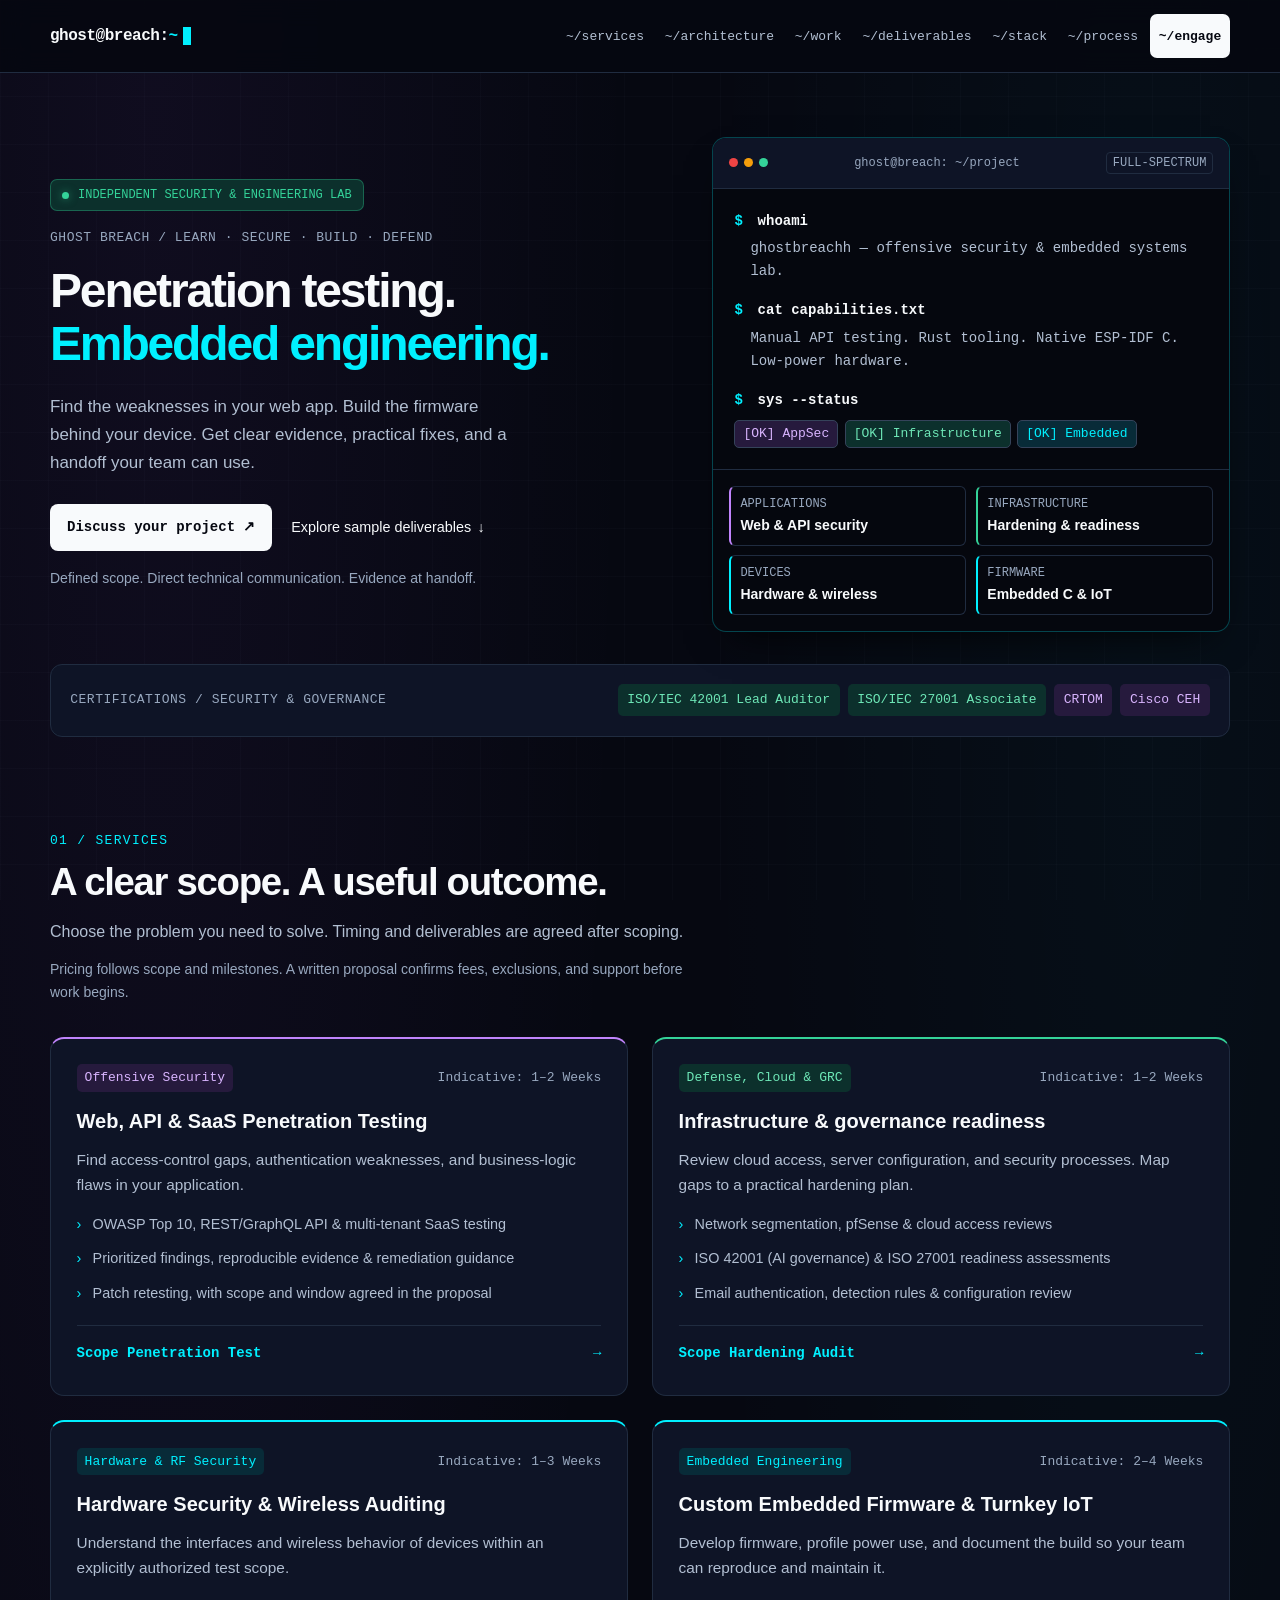
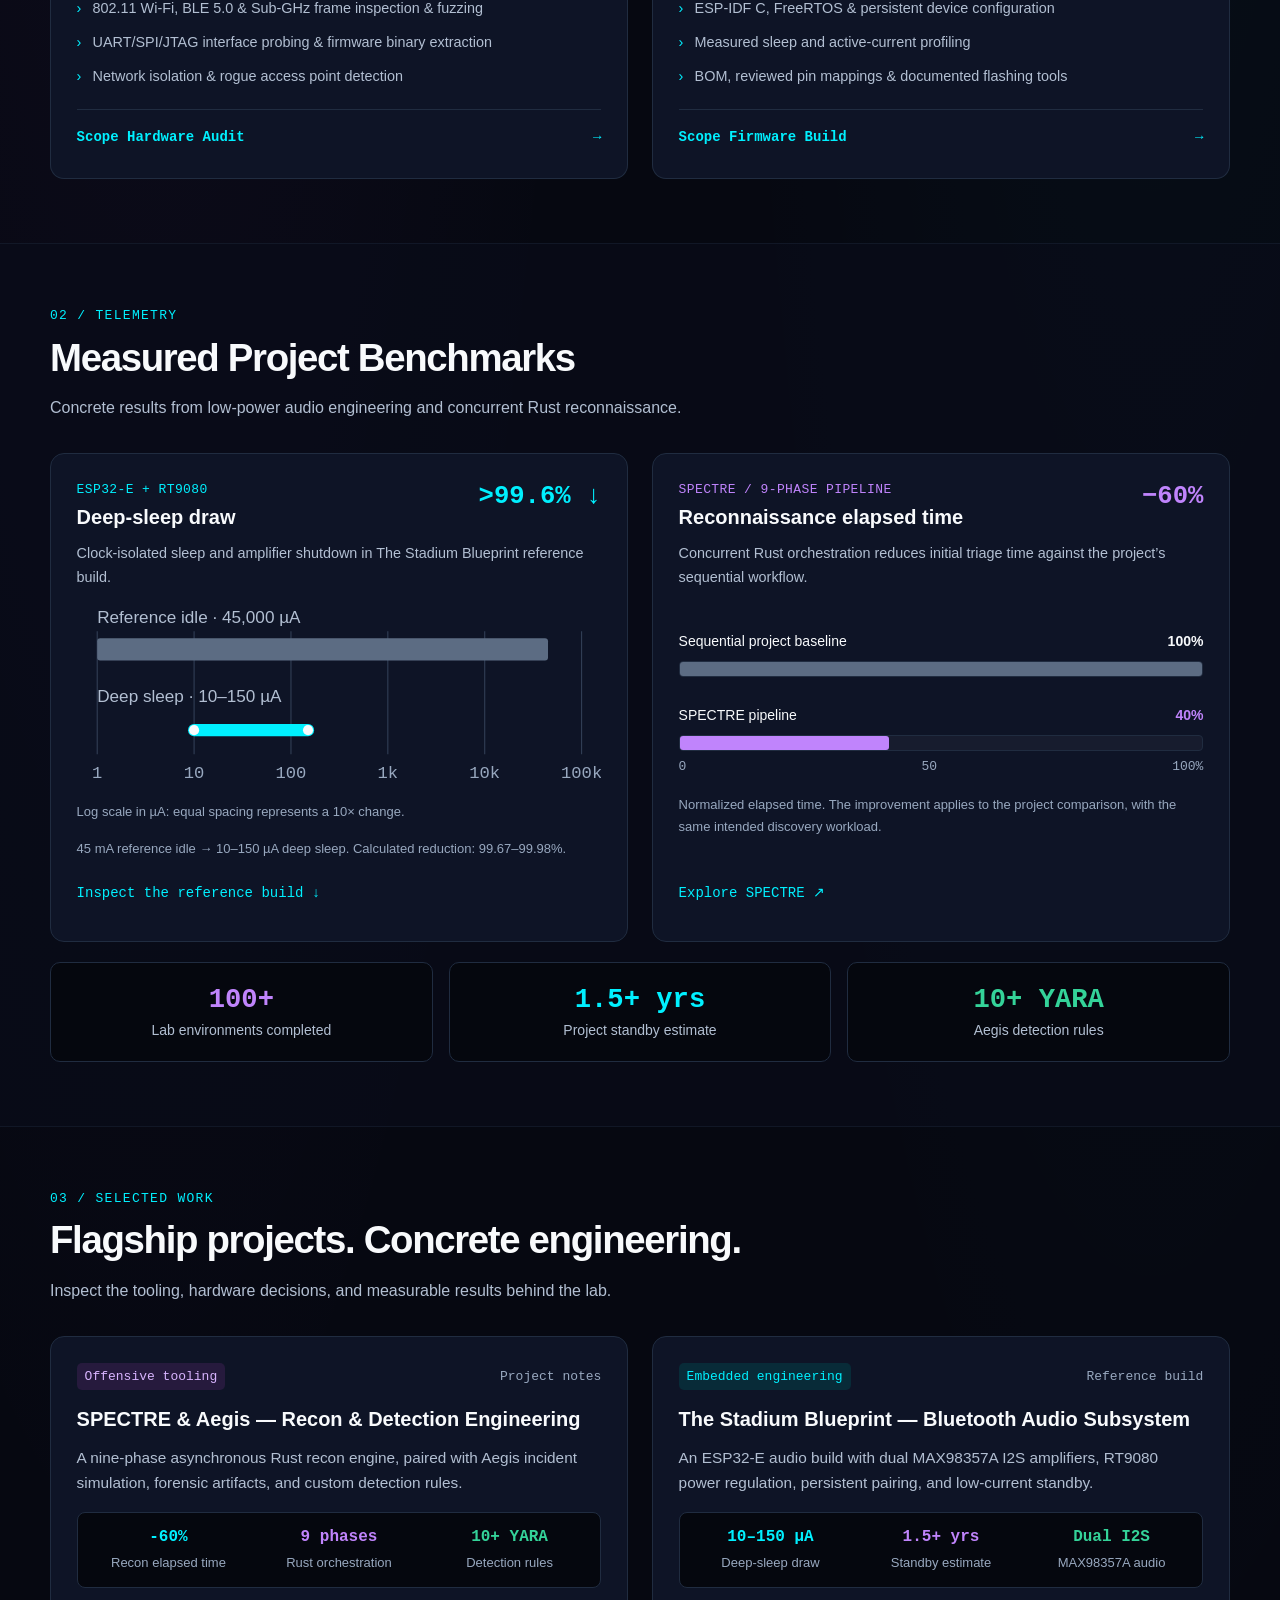
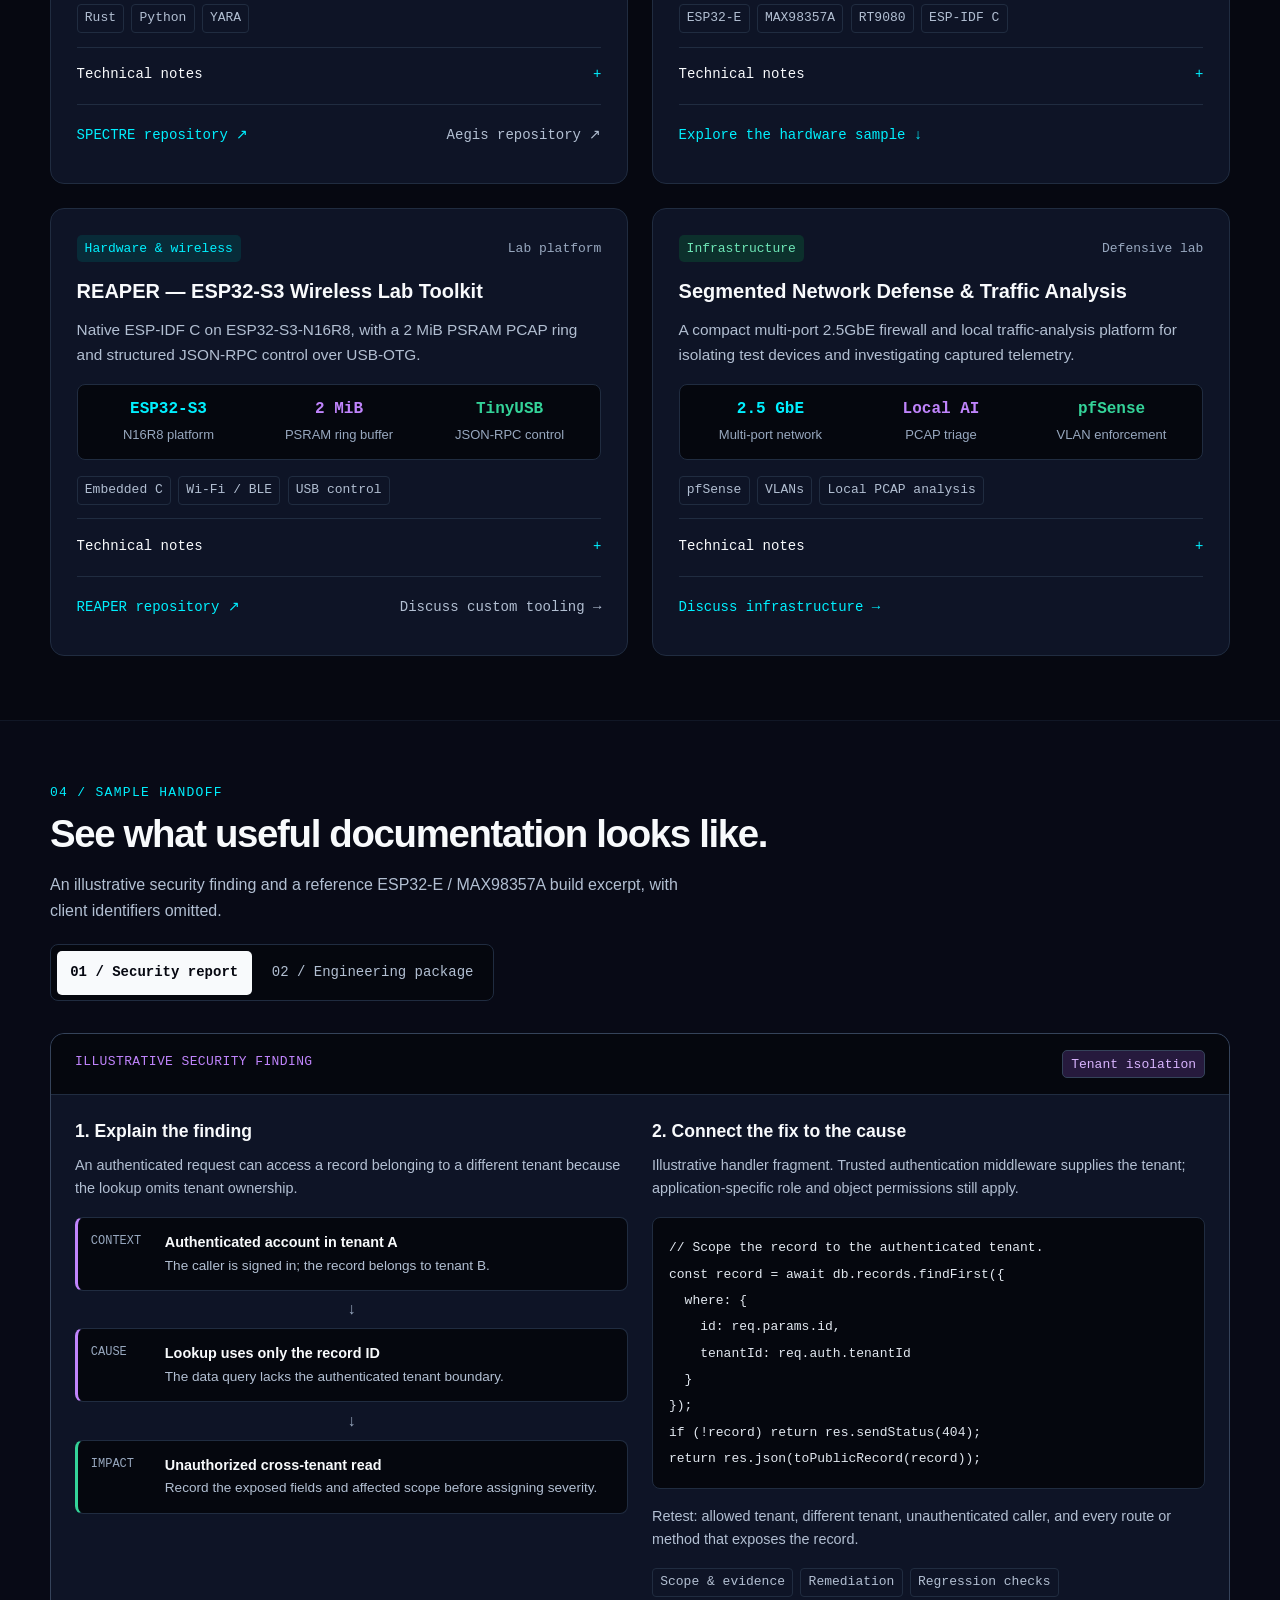
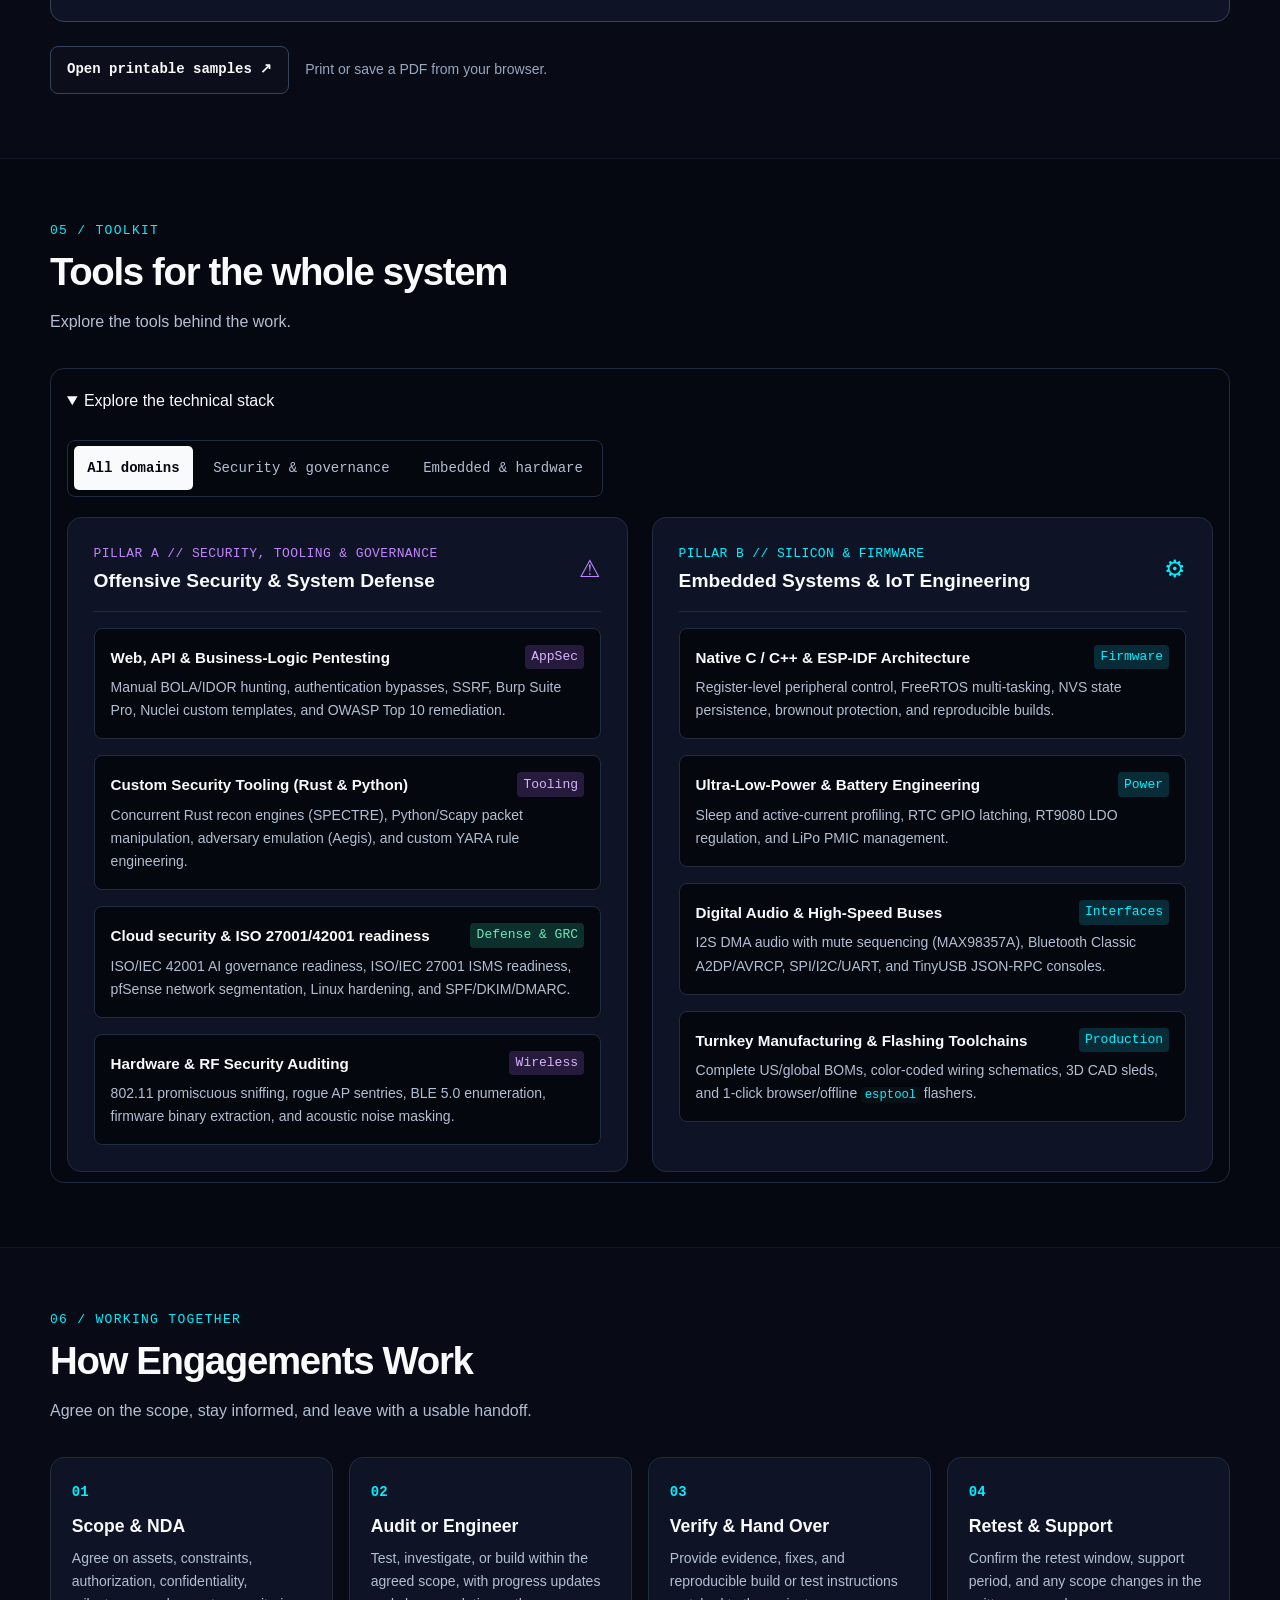
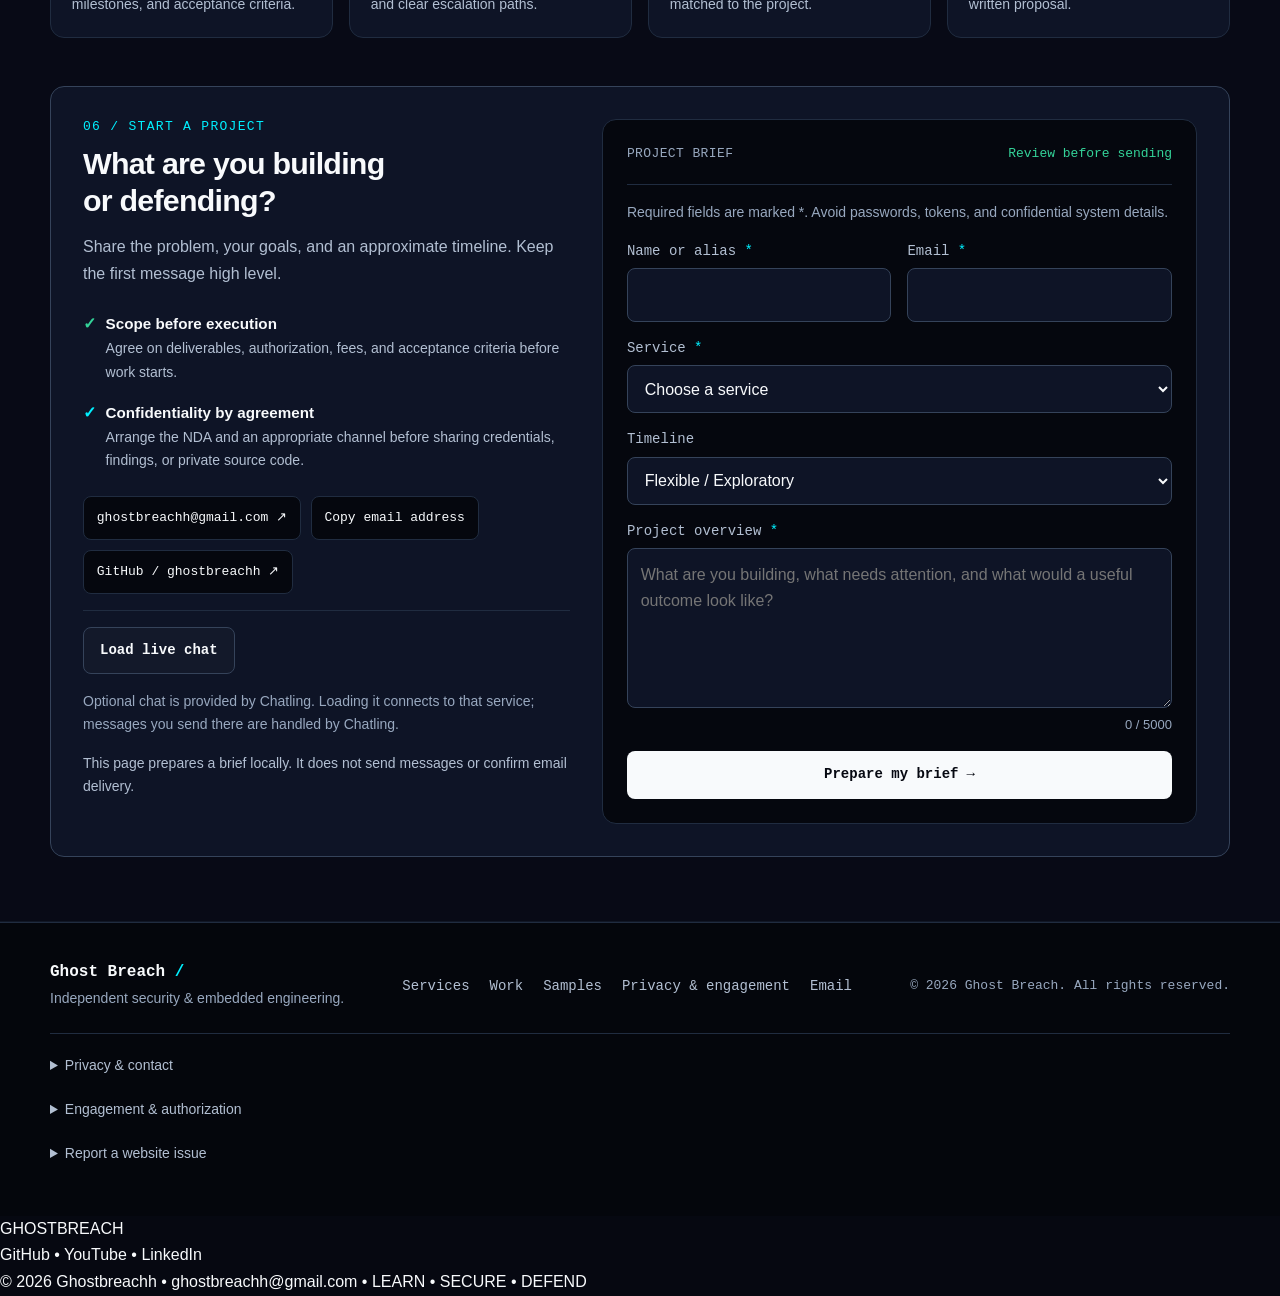
<file: index.html>
<!DOCTYPE html>
<html lang="en">

<head>
<meta charset="utf-8">
<meta name="viewport" content="width=device-width, initial-scale=1">
<meta name="referrer" content="strict-origin-when-cross-origin">
<meta name="color-scheme" content="dark">
<meta name="theme-color" content="#060811">
<title>Penetration Testing &amp; Embedded Firmware | Ghost Breach</title>
<meta name="description" content="Independent web and API penetration testing, infrastructure hardening, and embedded firmware engineering. Clear scope, practical fixes, and useful handoffs.">
<link rel="canonical" href="https://ghostbreachh.github.io/">
<meta property="og:type" content="website">
<meta property="og:site_name" content="Ghost Breach">
<meta property="og:title" content="Security tested. Hardware engineered. | Ghost Breach">
<meta property="og:description" content="Penetration testing, infrastructure hardening, and embedded firmware. Evidence and practical engineering handoffs.">
<meta property="og:url" content="https://ghostbreachh.github.io/">
<meta property="og:image" content="https://ghostbreachh.github.io/assets/social-card.png">
<meta property="og:image:width" content="1200">
<meta property="og:image:height" content="630">
<meta property="og:image:alt" content="Ghost Breach — penetration testing and embedded engineering.">
<meta name="twitter:card" content="summary_large_image">
<meta name="twitter:title" content="Ghost Breach | Security &amp; embedded engineering">
<meta name="twitter:description" content="Defined scope. Practical fixes. A useful handoff.">
<meta name="twitter:image" content="https://ghostbreachh.github.io/assets/social-card.png">
<meta name="twitter:image:alt" content="Ghost Breach — penetration testing and embedded engineering.">
<link rel="icon" href="assets/favicon.svg" type="image/svg+xml">
<link rel="apple-touch-icon" href="assets/apple-touch-icon.png">
<link rel="stylesheet" href="style.css">
<script type="application/ld+json">{"@context":"https://schema.org","@type":"Organization","name":"Ghost Breach","url":"https://ghostbreachh.github.io/","email":"ghostbreachh@gmail.com","sameAs":["https://github.com/ghostbreachh"]}</script><script defer src="script.js"></script>
<script defer src="chatling.js" data-production-chat></script>
</head>
<body>
  <a class="skip-link" href="#main-content">Skip to content</a><div class="bg-grid" aria-hidden="true"></div>
  <header class="site-header" id="top">
    <div class="container nav-container">
      <a href="#home" class="brand" aria-label="Ghost Breach Home">
        <span class="brand-prompt">ghost@breach:</span><span class="brand-tilde">~</span><span class="brand-cursor" aria-hidden="true"></span>
      </a>

      <button class="menu-toggle" id="menuToggle" aria-label="Open navigation" aria-expanded="false" aria-controls="navLinks" hidden="" type="button">
        <span class="bar"></span>
        <span class="bar"></span>
        <span class="bar"></span>
      </button>

      <nav class="nav-links" id="navLinks" aria-label="Primary Navigation"><a href="#services" class="nav-link" aria-label="Services">~/services</a><a href="#benchmarks" class="nav-link" aria-label="Architecture and benchmarks">~/architecture</a><a href="#work" class="nav-link" aria-label="Selected work">~/work</a><a href="#deliverables" class="nav-link" aria-label="Sample deliverables">~/deliverables</a><a href="#stack" class="nav-link" aria-label="Technical stack">~/stack</a><a href="#process" class="nav-link" aria-label="Engagement process">~/process</a><a href="#contact" class="nav-link nav-cta" aria-label="Start a project">~/engage</a></nav>
    </div>
  </header>

  <main id="main-content" tabindex="-1">
    <section id="home" class="hero">
 <div class="container hero-grid">
  <div class="hero-content">
   <div class="status-pill">
<span class="status-dot" aria-hidden="true"></span>INDEPENDENT SECURITY &amp; ENGINEERING LAB</div>
   <p class="hero-kicker">GHOST BREACH / LEARN · SECURE · BUILD · DEFEND</p>
   <h1 class="hero-title">Penetration testing.<br><span class="text-cyan">Embedded engineering.</span>
</h1>
   <p class="hero-lead">Find the weaknesses in your web app. Build the firmware behind your device. Get clear evidence, practical fixes, and a handoff your team can use.</p>
   <div class="hero-actions">
<a class="btn btn-primary" href="#contact">Discuss your project <span aria-hidden="true">↗</span></a><a class="text-link" href="#deliverables">Explore sample deliverables <span aria-hidden="true">↓</span></a>
</div>
   <p class="hero-footnote">Defined scope. Direct technical communication. Evidence at handoff.</p>
  </div>
  <div class="hero-visual">
   <div class="terminal-window overview-terminal">
    <div class="terminal-header">
<div class="terminal-dots" aria-hidden="true">
<span class="dot dot-red"></span><span class="dot dot-amber"></span><span class="dot dot-green"></span>
</div>
<span class="terminal-title">ghost@breach: ~/project</span><span class="terminal-badge">FULL-SPECTRUM</span>
</div>
    <div class="terminal-body">
<div class="cli-block">
<p class="cli-cmd"><span class="prompt">$</span> whoami</p>
<p class="cli-out">ghostbreachh — offensive security &amp; embedded systems lab.</p>
</div>
<div class="cli-block">
<p class="cli-cmd"><span class="prompt">$</span> cat capabilities.txt</p>
<p class="cli-out">Manual API testing. Rust tooling. Native ESP-IDF C. Low-power hardware.</p>
</div>
<div class="cli-block">
<p class="cli-cmd"><span class="prompt">$</span> sys --status</p>
<div class="cli-status-row">
<span class="status-chip chip-security">[OK] AppSec</span><span class="status-chip chip-cloud">[OK] Infrastructure</span><span class="status-chip chip-hardware">[OK] Embedded</span>
</div>
</div>
</div>
    <div class="domain-mini-grid">
     <div class="domain-mini-item accent-violet">
<span class="domain-mini-label">APPLICATIONS</span><strong>Web &amp; API security</strong>
</div>
     <div class="domain-mini-item accent-emerald">
<span class="domain-mini-label">INFRASTRUCTURE</span><strong>Hardening &amp; readiness</strong>
</div>
     <div class="domain-mini-item accent-cyan">
<span class="domain-mini-label">DEVICES</span><strong>Hardware &amp; wireless</strong>
</div>
     <div class="domain-mini-item accent-cyan">
<span class="domain-mini-label">FIRMWARE</span><strong>Embedded C &amp; IoT</strong>
</div>
    </div>
   </div>
  </div>
 </div>
 <div class="container"><div class="credentials-strip" aria-label="Security and governance certifications">
<span class="cred-title">CERTIFICATIONS / SECURITY &amp; GOVERNANCE</span><div class="cred-badges">
<span class="cred-badge badge-emerald">ISO/IEC 42001 Lead Auditor</span><span class="cred-badge badge-emerald">ISO/IEC 27001 Associate</span><span class="cred-badge badge-violet">CRTOM</span><span class="cred-badge badge-violet">Cisco CEH</span>
</div>
</div></div>
</section><section id="services" class="section">
      <div class="container">
        <div class="section-header">
          <span class="section-tag">01 / SERVICES</span>
          <h2 class="section-title">A clear scope. A useful outcome.</h2>
          <p class="section-subtitle">
            Choose the problem you need to solve. Timing and deliverables are agreed after scoping.
          </p>
        <p class="pricing-note">Pricing follows scope and milestones. A written proposal confirms fees, exclusions, and support before work begins.</p>
</div>

        <div class="services-grid">
          <article class="service-card card-security">
            <div class="service-top">
              <span class="domain-pill pill-security">Offensive Security</span>
              <span class="sla-pill">Indicative: 1–2 Weeks</span>
            </div>
            <h3>Web, API &amp; SaaS Penetration Testing</h3>
            <p class="service-desc">
              Find access-control gaps, authentication weaknesses, and business-logic flaws in your application.
            </p>
            <ul class="deliverable-list">
              <li>OWASP Top 10, REST/GraphQL API &amp; multi-tenant SaaS testing</li>
              <li>Prioritized findings, reproducible evidence &amp; remediation guidance</li>
              <li>Patch retesting, with scope and window agreed in the proposal</li>
            </ul>
            <a href="#contact" class="service-action" data-select-service="Web Application Penetration Testing">
              <span>Scope Penetration Test</span>
              <span aria-hidden="true">→</span>
            </a>
          </article>

          <article class="service-card card-defense">
            <div class="service-top">
              <span class="domain-pill pill-defense">Defense, Cloud &amp; GRC</span>
              <span class="sla-pill">Indicative: 1–2 Weeks</span>
            </div>
            <h3>Infrastructure &amp; governance readiness</h3>
            <p class="service-desc">
              Review cloud access, server configuration, and security processes. Map gaps to a practical hardening plan.
            </p>
            <ul class="deliverable-list">
              <li>Network segmentation, pfSense &amp; cloud access reviews</li>
              <li>ISO 42001 (AI governance) &amp; ISO 27001 readiness assessments</li>
              <li>Email authentication, detection rules &amp; configuration review</li>
            </ul>
            <a href="#contact" class="service-action" data-select-service="Security Consulting &amp; Infrastructure Hardening">
              <span>Scope Hardening Audit</span>
              <span aria-hidden="true">→</span>
            </a>
          </article>

          <article class="service-card card-rf">
            <div class="service-top">
              <span class="domain-pill pill-rf">Hardware &amp; RF Security</span>
              <span class="sla-pill">Indicative: 1–3 Weeks</span>
            </div>
            <h3>Hardware Security &amp; Wireless Auditing</h3>
            <p class="service-desc">
              Understand the interfaces and wireless behavior of devices within an explicitly authorized test scope.
            </p>
            <ul class="deliverable-list">
              <li>802.11 Wi-Fi, BLE 5.0 &amp; Sub-GHz frame inspection &amp; fuzzing</li>
              <li>UART/SPI/JTAG interface probing &amp; firmware binary extraction</li>
              <li>Network isolation &amp; rogue access point detection</li>
            </ul>
            <a href="#contact" class="service-action" data-select-service="Hardware Security &amp; RF Auditing">
              <span>Scope Hardware Audit</span>
              <span aria-hidden="true">→</span>
            </a>
          </article>

          <article class="service-card card-hardware">
            <div class="service-top">
              <span class="domain-pill pill-hardware">Embedded Engineering</span>
              <span class="sla-pill">Indicative: 2–4 Weeks</span>
            </div>
            <h3>Custom Embedded Firmware &amp; Turnkey IoT</h3>
            <p class="service-desc">
              Develop firmware, profile power use, and document the build so your team can reproduce and maintain it.
            </p>
            <ul class="deliverable-list">
              <li>ESP-IDF C, FreeRTOS &amp; persistent device configuration</li>
              <li>Measured sleep and active-current profiling</li>
              <li>BOM, reviewed pin mappings &amp; documented flashing tools</li>
            </ul>
            <a href="#contact" class="service-action" data-select-service="Embedded Firmware &amp; IoT Hardware">
              <span>Scope Firmware Build</span>
              <span aria-hidden="true">→</span>
            </a>
          </article>
        </div>
      </div>
    </section>

    <section id="benchmarks" class="section section-alt"><div class="container">
<div class="section-header">
<span class="section-tag">02 / TELEMETRY</span><h2 class="section-title">Measured Project Benchmarks</h2>
<p class="section-subtitle">Concrete results from low-power audio engineering and concurrent Rust reconnaissance.</p>
</div>
<div class="telemetry-grid">
<article class="info-card"><div class="info-card-header">
<div>
<span class="mono-label text-cyan">ESP32-E + RT9080</span><h3>Deep-sleep draw</h3>
</div>
<span class="metric-highlight text-cyan">&gt;99.6% ↓</span>
</div>
<p class="info-card-desc">Clock-isolated sleep and amplifier shutdown in The Stadium Blueprint reference build.</p>
<figure class="chart-scroll" tabindex="0" role="region" aria-label="Measured current chart; scroll horizontally on smaller screens"><svg class="power-chart" viewbox="0 0 520 185" role="img" aria-labelledby="powerTitle powerDesc"><title id="powerTitle">Reference idle and deep-sleep current, logarithmic scale</title>
<desc id="powerDesc">ESP32-E and RT9080 reference build: 45,000 microamps idle; 10 to 150 microamps in deep sleep. The x-axis runs from 1 to 100,000 microamps on a logarithmic scale.</desc><line x1="20" y1="25" x2="20" y2="147" class="chart-grid"></line><text x="20" y="170" text-anchor="middle" class="chart-tick">1</text><line x1="116" y1="25" x2="116" y2="147" class="chart-grid"></line><text x="116" y="170" text-anchor="middle" class="chart-tick">10</text><line x1="212" y1="25" x2="212" y2="147" class="chart-grid"></line><text x="212" y="170" text-anchor="middle" class="chart-tick">100</text><line x1="308" y1="25" x2="308" y2="147" class="chart-grid"></line><text x="308" y="170" text-anchor="middle" class="chart-tick">1k</text><line x1="404" y1="25" x2="404" y2="147" class="chart-grid"></line><text x="404" y="170" text-anchor="middle" class="chart-tick">10k</text><line x1="500" y1="25" x2="500" y2="147" class="chart-grid"></line><text x="500" y="170" text-anchor="middle" class="chart-tick">100k</text><text x="20" y="17" class="chart-label">Reference idle · 45,000 µA</text><rect x="20" y="32" width="446.707" height="22" rx="3" class="chart-baseline"></rect><text x="20" y="95" class="chart-label">Deep sleep · 10–150 µA</text><line x1="116" x2="228.905" y1="123" y2="123" class="chart-range"></line><circle cx="116" cy="123" r="5" class="chart-endpoint"></circle><circle cx="228.905" cy="123" r="5" class="chart-endpoint"></circle></svg><figcaption>Log scale in µA: equal spacing represents a 10× change.</figcaption></figure><p class="benchmark-note">45 mA reference idle → 10–150 µA deep sleep. Calculated reduction: 99.67–99.98%.</p>
<a href="#deliverables" data-open-deliverable="hardware" class="work-link-primary">Inspect the reference build ↓</a></article>
<article class="info-card"><div class="info-card-header">
<div>
<span class="mono-label text-violet">SPECTRE / 9-PHASE PIPELINE</span><h3>Reconnaissance elapsed time</h3>
</div>
<span class="metric-highlight text-violet">−60%</span>
</div>
<p class="info-card-desc">Concurrent Rust orchestration reduces initial triage time against the project’s sequential workflow.</p>
<div class="bar-comparison" role="img" aria-label="Normalized elapsed time: sequential baseline 100 percent, SPECTRE 40 percent; 60 percent less time.">
<div class="bar-row">
<div class="bar-meta">
<span>Sequential project baseline</span><strong>100%</strong>
</div>
<div class="bar-track"><div class="bar-fill fill-baseline"></div></div>
</div>
<div class="bar-row">
<div class="bar-meta">
<span>SPECTRE pipeline</span><strong class="text-violet">40%</strong>
</div>
<div class="bar-track"><div class="bar-fill fill-spectre"></div></div>
</div>
<div class="bar-axis" aria-hidden="true">
<span>0</span><span>50</span><span>100%</span>
</div>
</div>
<p class="benchmark-note">Normalized elapsed time. The improvement applies to the project comparison, with the same intended discovery workload.</p>
<a href="https://github.com/ghostbreachh/spectre" target="_blank" rel="noopener noreferrer" class="work-link-primary">Explore SPECTRE ↗</a></article>
</div>
<div class="kpi-trio">
<div class="kpi-box">
<strong class="kpi-value text-violet">100+</strong><span class="kpi-label">Lab environments completed</span>
</div>
<div class="kpi-box">
<strong class="kpi-value text-cyan">1.5+ yrs</strong><span class="kpi-label">Project standby estimate</span>
</div>
<div class="kpi-box">
<strong class="kpi-value text-emerald">10+ YARA</strong><span class="kpi-label">Aegis detection rules</span>
</div>
</div>
</div></section><section id="work" class="section"><div class="container">
<div class="section-header">
<span class="section-tag">03 / SELECTED WORK</span><h2 class="section-title">Flagship projects. Concrete engineering.</h2>
<p class="section-subtitle">Inspect the tooling, hardware decisions, and measurable results behind the lab.</p>
</div>
<div class="work-grid work-grid-2x2">
<article class="work-card"><div class="work-card-top">
<span class="domain-pill pill-security">Offensive tooling</span><span class="status-tag">Project notes</span>
</div>
<h3 class="work-title">SPECTRE &amp; Aegis — Recon &amp; Detection Engineering</h3>
<p class="work-summary">A nine-phase asynchronous Rust recon engine, paired with Aegis incident simulation, forensic artifacts, and custom detection rules.</p>
<div class="work-metrics-strip">
<div class="work-metric">
<strong class="wm-val text-cyan">-60%</strong><span class="wm-lbl">Recon elapsed time</span>
</div>
<div class="work-metric">
<strong class="wm-val text-violet">9 phases</strong><span class="wm-lbl">Rust orchestration</span>
</div>
<div class="work-metric">
<strong class="wm-val text-emerald">10+ YARA</strong><span class="wm-lbl">Detection rules</span>
</div>
</div>
<div class="tag-row">
<span class="tech-tag">Rust</span><span class="tech-tag">Python</span><span class="tech-tag">YARA</span>
</div>
<details class="work-details"><summary>Technical notes</summary><ul class="details-list">
<li>
<strong>SPECTRE:</strong> Nine stages from scope and host discovery to a consolidated report. Concurrent Rust execution produced the supplied 60% reduction in initial recon elapsed time.</li>
<li>
<strong>Aegis:</strong> A controlled incident simulation with DFIR artifacts, synthetic telemetry, and 10+ custom YARA rules. Public repositories are linked below.</li>
</ul></details><div class="work-links">
<a href="https://github.com/ghostbreachh/spectre" target="_blank" rel="noopener noreferrer" class="work-link-primary">SPECTRE repository ↗</a><a href="https://github.com/ghostbreachh/Aegis-Logistics-Breach-Simulation-" target="_blank" rel="noopener noreferrer" class="work-link-secondary">Aegis repository ↗</a>
</div></article><article class="work-card"><div class="work-card-top">
<span class="domain-pill pill-hardware">Embedded engineering</span><span class="status-tag">Reference build</span>
</div>
<h3 class="work-title">The Stadium Blueprint — Bluetooth Audio Subsystem</h3>
<p class="work-summary">An ESP32-E audio build with dual MAX98357A I2S amplifiers, RT9080 power regulation, persistent pairing, and low-current standby.</p>
<div class="work-metrics-strip">
<div class="work-metric">
<strong class="wm-val text-cyan">10–150 µA</strong><span class="wm-lbl">Deep-sleep draw</span>
</div>
<div class="work-metric">
<strong class="wm-val text-violet">1.5+ yrs</strong><span class="wm-lbl">Standby estimate</span>
</div>
<div class="work-metric">
<strong class="wm-val text-emerald">Dual I2S</strong><span class="wm-lbl">MAX98357A audio</span>
</div>
</div>
<div class="tag-row">
<span class="tech-tag">ESP32-E</span><span class="tech-tag">MAX98357A</span><span class="tech-tag">RT9080</span><span class="tech-tag">ESP-IDF C</span>
</div>
<details class="work-details"><summary>Technical notes</summary><ul class="details-list">
<li>
<strong>Audio &amp; state:</strong> Dual MAX98357A I2S amplifiers, hardware mute sequencing, AVRCP volume synchronization, and NVS reconnect state in native ESP-IDF C.</li>
<li>
<strong>Power &amp; handoff:</strong> ESP32-E + RT9080 regulation, 10–150 µA deep-sleep profiling, a project standby estimate of 1.5+ years, BOM, pinout, and offline flashing instructions. Standby depends on the cell and active duty cycle.</li>
</ul></details><div class="work-links"><a href="#deliverables" data-open-deliverable="hardware" class="work-link-primary">Explore the hardware sample ↓</a></div></article><article class="work-card"><div class="work-card-top">
<span class="domain-pill pill-rf">Hardware &amp; wireless</span><span class="status-tag">Lab platform</span>
</div>
<h3 class="work-title">REAPER — ESP32-S3 Wireless Lab Toolkit</h3>
<p class="work-summary">Native ESP-IDF C on ESP32-S3-N16R8, with a 2 MiB PSRAM PCAP ring and structured JSON-RPC control over USB-OTG.</p>
<div class="work-metrics-strip">
<div class="work-metric">
<strong class="wm-val text-cyan">ESP32-S3</strong><span class="wm-lbl">N16R8 platform</span>
</div>
<div class="work-metric">
<strong class="wm-val text-violet">2 MiB</strong><span class="wm-lbl">PSRAM ring buffer</span>
</div>
<div class="work-metric">
<strong class="wm-val text-emerald">TinyUSB</strong><span class="wm-lbl">JSON-RPC control</span>
</div>
</div>
<div class="tag-row">
<span class="tech-tag">Embedded C</span><span class="tech-tag">Wi-Fi / BLE</span><span class="tech-tag">USB control</span>
</div>
<details class="work-details"><summary>Technical notes</summary><ul class="details-list">
<li>
<strong>Capture engine:</strong> 2 MiB PSRAM ring buffer with PCAP-NG framing, packet inspection, and binary export.</li>
<li>
<strong>Control interface:</strong> TinyUSB CDC-ACM over USB-OTG, with JSON-RPC commands for the companion interface. ESP32-S3-N16R8 provides 16 MB flash and 8 MB PSRAM.</li>
</ul></details><div class="work-links">
<a href="https://github.com/ghostbreachh/reaper" target="_blank" rel="noopener noreferrer" class="work-link-primary">REAPER repository ↗</a><a href="#contact" data-select-service="Hardware Security &amp; RF Auditing" class="work-link-secondary">Discuss custom tooling →</a>
</div></article><article class="work-card"><div class="work-card-top">
<span class="domain-pill pill-defense">Infrastructure</span><span class="status-tag">Defensive lab</span>
</div>
<h3 class="work-title">Segmented Network Defense &amp; Traffic Analysis</h3>
<p class="work-summary">A compact multi-port 2.5GbE firewall and local traffic-analysis platform for isolating test devices and investigating captured telemetry.</p>
<div class="work-metrics-strip">
<div class="work-metric">
<strong class="wm-val text-cyan">2.5 GbE</strong><span class="wm-lbl">Multi-port network</span>
</div>
<div class="work-metric">
<strong class="wm-val text-violet">Local AI</strong><span class="wm-lbl">PCAP triage</span>
</div>
<div class="work-metric">
<strong class="wm-val text-emerald">pfSense</strong><span class="wm-lbl">VLAN enforcement</span>
</div>
</div>
<div class="tag-row">
<span class="tech-tag">pfSense</span><span class="tech-tag">VLANs</span><span class="tech-tag">Local PCAP analysis</span>
</div>
<details class="work-details"><summary>Technical notes</summary><ul class="details-list">
<li>
<strong>Segmentation:</strong> Multi-port 2.5GbE networking with pfSense and explicit VLAN/firewall policy separating untrusted lab devices.</li>
<li>
<strong>Local telemetry:</strong> Python/Scapy capture analysis and local AI-assisted PCAP triage. External network connectivity is described explicitly rather than as an air gap.</li>
</ul></details><div class="work-links"><a href="#contact" data-select-service="Security Consulting &amp; Infrastructure Hardening" class="work-link-primary">Discuss infrastructure →</a></div></article>
</div>
</div></section><section id="deliverables" class="section section-alt"><div class="container">
 <div class="section-header">
<span class="section-tag">04 / SAMPLE HANDOFF</span><h2 class="section-title">See what useful documentation looks like.</h2>
<p class="section-subtitle">An illustrative security finding and a reference ESP32-E / MAX98357A build excerpt, with client identifiers omitted.</p>
 <div class="deliverable-tabs" role="tablist" aria-label="Sample deliverables" hidden>
<button type="button" class="deliv-tab active" id="tab-pentest" data-deliv="pentest" role="tab" aria-controls="deliv-pentest" aria-selected="true" tabindex="0">01 / Security report</button><button type="button" class="deliv-tab" id="tab-hardware" data-deliv="hardware" role="tab" aria-controls="deliv-hardware" aria-selected="false" tabindex="-1">02 / Engineering package</button>
</div>
</div>
 <div class="deliverable-preview" id="deliv-pentest"><div class="blueprint-window">
<div class="blueprint-topbar">
<span class="mono-label text-violet">ILLUSTRATIVE SECURITY FINDING</span><span class="status-chip chip-security">Tenant isolation</span>
</div>
<div class="blueprint-grid">
  <div class="blueprint-col">
<h3>1. Explain the finding</h3>
<p class="blueprint-note">An authenticated request can access a record belonging to a different tenant because the lookup omits tenant ownership.</p>
<div class="attack-chain-flow">
   <div class="chain-node">
<span class="node-step">CONTEXT</span><div>
<strong>Authenticated account in tenant A</strong><span>The caller is signed in; the record belongs to tenant B.</span>
</div>
</div>
<div class="chain-arrow" aria-hidden="true">↓</div>
   <div class="chain-node">
<span class="node-step">CAUSE</span><div>
<strong>Lookup uses only the record ID</strong><span>The data query lacks the authenticated tenant boundary.</span>
</div>
</div>
<div class="chain-arrow" aria-hidden="true">↓</div>
   <div class="chain-node node-critical">
<span class="node-step">IMPACT</span><div>
<strong>Unauthorized cross-tenant read</strong><span>Record the exposed fields and affected scope before assigning severity.</span>
</div>
</div>
  </div>
</div>
  <div class="blueprint-col">
<h3>2. Connect the fix to the cause</h3>
<p class="blueprint-note">Illustrative handler fragment. Trusted authentication middleware supplies the tenant; application-specific role and object permissions still apply.</p>
<pre class="code-preview" tabindex="0" role="region" aria-label="Illustrative tenant-scoped query; scroll horizontally to read"><code>// Scope the record to the authenticated tenant.
const record = await db.records.findFirst({
  where: {
    id: req.params.id,
    tenantId: req.auth.tenantId
  }
});
if (!record) return res.sendStatus(404);
return res.json(toPublicRecord(record));</code></pre>
<p class="blueprint-note">Retest: allowed tenant, different tenant, unauthenticated caller, and every route or method that exposes the record.</p>
<div class="blueprint-footer-badges">
<span class="tech-tag">Scope &amp; evidence</span><span class="tech-tag">Remediation</span><span class="tech-tag">Regression checks</span>
</div>
</div>
 </div>
</div></div>
 <div class="deliverable-preview" id="deliv-hardware"><div class="blueprint-window">
<div class="blueprint-topbar">
<span class="mono-label text-cyan">REFERENCE ESP32-E / MAX98357A BUILD EXCERPT</span><span class="status-chip chip-hardware">Firmware + BOM + pinout</span>
</div>
<div class="blueprint-grid">
  <div class="blueprint-col">
<h3>1. Reference pinout &amp; audio hardware</h3>
<p class="blueprint-note">ESP32-E with dual MAX98357A amplifiers and RT9080 regulation. GPIO mappings below are from the supplied build excerpt.</p>
<p class="scroll-hint">Scroll to inspect every pin and harness column →</p>
<div class="mini-table-wrap" tabindex="0" role="region" aria-label="Reference ESP32-E pinout; scroll horizontally for all columns"><table class="blueprint-table">
<caption>Reference ESP32-E / MAX98357A signal routing</caption>
<thead><tr>
<th scope="col">Component</th>
<th scope="col">Signal</th>
<th scope="col">MCU pin</th>
<th scope="col">Harness / note</th>
</tr></thead>
<tbody>
<tr>
<th scope="row">MAX98357A #1 / #2</th>
<td>I2S LRC / word select</td>
<td><code>GPIO 26</code></td>
<td>Yellow · 22 AWG</td>
</tr>
<tr>
<th scope="row">MAX98357A #1 / #2</th>
<td>I2S BCLK / bit clock</td>
<td><code>GPIO 25</code></td>
<td>Blue · 22 AWG</td>
</tr>
<tr>
<th scope="row">MAX98357A #1 / #2</th>
<td>I2S DIN / audio data</td>
<td>Firmware-selected</td>
<td>Match <code>data_out_num</code> to the schematic</td>
</tr>
<tr>
<th scope="row">MAX98357A #1 / #2</th>
<td>SD / MODE control</td>
<td><code>GPIO 14</code></td>
<td>Orange · check boot/reset mute state</td>
</tr>
<tr>
<th scope="row">Wake switch</th>
<td>RTC deep-sleep wake</td>
<td><code>GPIO 27</code></td>
<td>Brown · verify wake behavior</td>
</tr>
</tbody>
</table></div>
<p class="reference-note">The source excerpt does not specify DIN’s GPIO. Use the matching firmware and schematic for that assignment.</p>
</div>
  <div class="blueprint-col">
<h3>2. Native C firmware &amp; offline flashing</h3>
<p class="blueprint-note">The reference package pairs ESP-IDF C source with Windows/macOS/Linux flashing instructions and a bill of materials.</p>
<pre class="code-preview" tabindex="0" role="region" aria-label="Reference ESP32 flashing command; scroll horizontally to read"><code>#!/usr/bin/env bash
# Reference ESP32 build; legacy esptool 4.x syntax
set -euo pipefail
: "${PORT:?Set PORT to the connected ESP32 serial port}"
esptool.py --chip esp32 --port "$PORT" --baud 921600 write_flash -z \
  0x1000 bootloader.bin \
  0x8000 partition-table.bin \
  0x10000 stadium_blueprint_prod.bin</code></pre>
<p class="blueprint-note">Offsets shown are for this ESP32 reference layout. Match the build’s generated flash arguments when using other images or boards.</p>
<div class="blueprint-footer-badges">
<span class="tech-tag">ESP-IDF C</span><span class="tech-tag">MAX98357A × 2</span><span class="tech-tag">RT9080 LDO</span><span class="tech-tag">Bench QA</span>
</div>
</div>
 </div>
</div></div>
 <div class="sample-download">
<a class="btn btn-secondary" href="samples.html" target="_blank" rel="noopener noreferrer">Open printable samples ↗</a><span>Print or save a PDF from your browser.</span>
</div>
</div></section><section id="stack" class="section">
      <div class="container">
        <div class="section-header">
          <span class="section-tag">05 / TOOLKIT</span>
          <h2 class="section-title">Tools for the whole system</h2>
          <p class="section-subtitle">
            Explore the tools behind the work.
          </p>

          </div>

        <details class="mobile-collapsible" open><summary>Explore the technical stack</summary><div class="stack-tabs" role="group" aria-label="Filter technical stack" hidden="">
            <button type="button" class="stack-tab active" data-filter="all" aria-pressed="true" aria-controls="stackContent">All domains</button>
            <button type="button" class="stack-tab" data-filter="security" aria-pressed="false" aria-controls="stackContent">Security &amp; governance</button>
            <button type="button" class="stack-tab" data-filter="embedded" aria-pressed="false" aria-controls="stackContent">Embedded &amp; hardware</button>
          </div>
        <p class="sr-only" id="stackStatus" role="status" aria-live="polite"></p>
<div class="stack-pillars" id="stackContent">

          <div class="stack-column" data-category="security">
            <div class="stack-col-header header-security">
              <div>
                <span class="mono-label text-violet">PILLAR A // SECURITY, TOOLING &amp; GOVERNANCE</span>
                <h3>Offensive Security &amp; System Defense</h3>
              </div>
              <span class="pillar-icon text-violet" aria-hidden="true">⚠</span>
            </div>

            <div class="stack-items">
              <div class="stack-item">
                <div class="stack-item-head">
                  <strong>Web, API &amp; Business-Logic Pentesting</strong>
                  <span class="stack-badge badge-violet">AppSec</span>
                </div>
                <p>Manual BOLA/IDOR hunting, authentication bypasses, SSRF, Burp Suite Pro, Nuclei custom templates, and OWASP Top 10 remediation.</p>
              </div>

              <div class="stack-item">
                <div class="stack-item-head">
                  <strong>Custom Security Tooling (Rust &amp; Python)</strong>
                  <span class="stack-badge badge-violet">Tooling</span>
                </div>
                <p>Concurrent Rust recon engines (SPECTRE), Python/Scapy packet manipulation, adversary emulation (Aegis), and custom YARA rule engineering.</p>
              </div>

              <div class="stack-item">
                <div class="stack-item-head">
                  <strong>Cloud security &amp; ISO 27001/42001 readiness</strong>
                  <span class="stack-badge badge-emerald">Defense &amp; GRC</span>
                </div>
                <p>ISO/IEC 42001 AI governance readiness, ISO/IEC 27001 ISMS readiness, pfSense network segmentation, Linux hardening, and SPF/DKIM/DMARC.</p>
              </div>

              <div class="stack-item">
                <div class="stack-item-head">
                  <strong>Hardware &amp; RF Security Auditing</strong>
                  <span class="stack-badge badge-violet">Wireless</span>
                </div>
                <p>802.11 promiscuous sniffing, rogue AP sentries, BLE 5.0 enumeration, firmware binary extraction, and acoustic noise masking.</p>
              </div>
            </div>
          </div>

          <div class="stack-column" data-category="embedded">
            <div class="stack-col-header header-hardware">
              <div>
                <span class="mono-label text-cyan">PILLAR B // SILICON &amp; FIRMWARE</span>
                <h3>Embedded Systems &amp; IoT Engineering</h3>
              </div>
              <span class="pillar-icon text-cyan" aria-hidden="true">⚙</span>
            </div>

            <div class="stack-items">
              <div class="stack-item">
                <div class="stack-item-head">
                  <strong>Native C / C++ &amp; ESP-IDF Architecture</strong>
                  <span class="stack-badge badge-cyan">Firmware</span>
                </div>
                <p>Register-level peripheral control, FreeRTOS multi-tasking, NVS state persistence, brownout protection, and reproducible builds.</p>
              </div>

              <div class="stack-item">
                <div class="stack-item-head">
                  <strong>Ultra-Low-Power &amp; Battery Engineering</strong>
                  <span class="stack-badge badge-cyan">Power</span>
                </div>
                <p>Sleep and active-current profiling, RTC GPIO latching, RT9080 LDO regulation, and LiPo PMIC management.</p>
              </div>

              <div class="stack-item">
                <div class="stack-item-head">
                  <strong>Digital Audio &amp; High-Speed Buses</strong>
                  <span class="stack-badge badge-cyan">Interfaces</span>
                </div>
                <p>I2S DMA audio with mute sequencing (MAX98357A), Bluetooth Classic A2DP/AVRCP, SPI/I2C/UART, and TinyUSB JSON-RPC consoles.</p>
              </div>

              <div class="stack-item">
                <div class="stack-item-head">
                  <strong>Turnkey Manufacturing &amp; Flashing Toolchains</strong>
                  <span class="stack-badge badge-cyan">Production</span>
                </div>
                <p>Complete US/global BOMs, color-coded wiring schematics, 3D CAD sleds, and 1-click browser/offline <code>esptool</code> flashers.</p>
              </div>
            </div>
          </div>

        </div>
      </details>
</div>
    </section>

    <section id="process" class="section section-alt">
      <div class="container">
        <div class="section-header">
          <span class="section-tag">06 / WORKING TOGETHER</span>
          <h2 class="section-title">How Engagements Work</h2>
          <p class="section-subtitle">
            Agree on the scope, stay informed, and leave with a usable handoff.
          </p>
        </div>

        <div class="process-steps">
          <div class="process-step">
            <span class="step-num">01</span>
            <h3>Scope &amp; NDA</h3>
            <p>Agree on assets, constraints, authorization, confidentiality, milestones, and acceptance criteria.</p>
          </div>
          <div class="process-step">
            <span class="step-num">02</span>
            <h3>Audit or Engineer</h3>
            <p>Test, investigate, or build within the agreed scope, with progress updates and clear escalation paths.</p>
          </div>
          <div class="process-step">
            <span class="step-num">03</span>
            <h3>Verify &amp; Hand Over</h3>
            <p>Provide evidence, fixes, and reproducible build or test instructions matched to the project.</p>
          </div>
          <div class="process-step">
            <span class="step-num">04</span>
            <h3>Retest &amp; Support</h3>
            <p>Confirm the retest window, support period, and any scope changes in the written proposal.</p>
          </div>
        </div>

        <div id="contact" class="contact-wrapper">
 <div class="contact-info">
<span class="section-tag">06 / START A PROJECT</span><h2>What are you building<br>or defending?</h2>
<p>Share the problem, your goals, and an approximate timeline. Keep the first message high level.</p>
 <div class="trust-guarantees">
<div class="guarantee-item">
<span class="g-check text-emerald" aria-hidden="true">✓</span><div>
<strong>Scope before execution</strong><p>Agree on deliverables, authorization, fees, and acceptance criteria before work starts.</p>
</div>
</div>
<div class="guarantee-item">
<span class="g-check text-cyan" aria-hidden="true">✓</span><div>
<strong>Confidentiality by agreement</strong><p>Arrange the NDA and an appropriate channel before sharing credentials, findings, or private source code.</p>
</div>
</div>
</div>
 <div class="direct-channels">
<a class="channel-chip" href="mailto:ghostbreachh@gmail.com">ghostbreachh@gmail.com ↗</a><button type="button" id="copyEmailBtn" class="channel-chip channel-chip-btn" hidden>Copy email address</button><a class="channel-chip" href="https://github.com/ghostbreachh" target="_blank" rel="noopener noreferrer">GitHub / ghostbreachh ↗</a>
</div>
<div class="production-chat" data-production-chat hidden>
<button type="button" id="loadChatBtn" class="btn btn-secondary" hidden>Load live chat</button><p id="chatDisclosure" class="contact-note">Optional chat is provided by Chatling. Loading it connects to that service; messages you send there are handled by Chatling.</p>
<p id="chatStatus" class="inline-status" role="status" aria-live="polite"></p>
</div>
<p class="inline-status" id="copyEmailStatus" role="status" aria-live="polite"></p>
 <p class="contact-note">This page prepares a brief locally. It does not send messages or confirm email delivery.</p>
 </div>
 <div class="contact-form-card">
<div class="form-card-header">
<span class="mono-label">PROJECT BRIEF</span><span class="response-sla">Review before sending</span>
</div>
 <p class="form-intro" id="formHelp">Required fields are marked *. Avoid passwords, tokens, and confidential system details.</p>
 <noscript><p class="form-feedback">The brief builder needs JavaScript. Email <a href="mailto:ghostbreachh@gmail.com">ghostbreachh@gmail.com</a> with a short project overview.</p></noscript>
 <form id="contactForm" aria-describedby="formHelp"><fieldset id="intakeFields" class="intake-form" disabled>
<legend class="sr-only">Project inquiry details</legend>
  <div class="form-row">
<div class="form-group">
<label for="name">Name or alias <span class="req">*</span></label><input type="text" id="name" name="name" autocomplete="name" maxlength="100" required aria-describedby="nameError"><span class="field-error" id="nameError" hidden></span>
</div>
<div class="form-group">
<label for="email">Email <span class="req">*</span></label><input type="email" id="email" name="email" autocomplete="email" maxlength="254" required aria-describedby="emailError"><span class="field-error" id="emailError" hidden></span>
</div>
</div>
  <div class="form-group">
<label for="service">Service <span class="req">*</span></label><select id="service" name="service" required aria-describedby="serviceError"><option value="" selected disabled>Choose a service</option>
<option value="Web Application Penetration Testing">Web &amp; API penetration testing</option>
<option value="Security Consulting &amp; Infrastructure Hardening">Infrastructure &amp; governance readiness</option>
<option value="Hardware Security &amp; RF Auditing">Hardware &amp; wireless auditing</option>
<option value="Embedded Firmware &amp; IoT Hardware">Embedded firmware &amp; IoT</option>
<option value="General Inquiry / Custom Project">General inquiry / custom project</option></select><span class="field-error" id="serviceError" hidden></span>
</div>
  <div class="form-group">
<label for="timeline">Timeline</label><select id="timeline" name="timeline"><option>Flexible / Exploratory</option>
<option>Within 2 weeks</option>
<option>This month</option>
<option>Next quarter</option></select>
</div>
  <div class="form-group">
<label for="message">Project overview <span class="req">*</span></label><textarea id="message" name="message" rows="5" maxlength="5000" required placeholder="What are you building, what needs attention, and what would a useful outcome look like?" aria-describedby="messageError messageCount"></textarea><span class="field-error" id="messageError" hidden></span><span class="char-count" id="messageCount">0 / 5000</span>
</div>
  <div id="formControls" class="form-actions-row" hidden><button type="submit" class="btn btn-primary btn-flex">Prepare my brief <span aria-hidden="true">→</span></button></div>
 </fieldset></form>
 <p id="formFeedback" class="form-feedback" role="status" aria-live="polite" aria-atomic="true" hidden></p>
 <section id="briefPreview" class="brief-preview" aria-labelledby="briefHeading" hidden><h3 id="briefHeading" tabindex="-1">Review your brief</h3>
<p class="blueprint-note">Nothing has been sent. Choose how you want to send it.</p>
<label class="sr-only" for="briefText">Formatted project brief</label><textarea id="briefText" rows="10" readonly spellcheck="false"></textarea><p id="longBriefHint" class="blueprint-note" hidden>This brief is too long for a reliable email-app link. Copy it into webmail or download it as an attachment.</p>
<div class="form-actions-row">
<a class="btn btn-primary" id="emailDraftLink">Open email draft ↗</a><button type="button" id="copyBriefBtn" class="btn btn-secondary">Copy brief</button><button type="button" id="downloadBriefBtn" class="btn btn-secondary">Download .txt</button>
</div></section>
 </div>
</div>
</div>
    </section>
  </main>

  <footer class="site-footer">
    <div class="container footer-inner">
      <div class="footer-brand">
<span class="brand-prompt">Ghost Breach<span class="text-cyan"> /</span></span><p>Independent security &amp; embedded engineering.</p>
</div>
      <div class="footer-links">
<a href="#services">Services</a><a href="#work">Work</a><a href="#deliverables">Samples</a><a href="#site-notices">Privacy &amp; engagement</a><a href="mailto:ghostbreachh@gmail.com">Email</a>
</div>
      <div class="footer-copy">
        <span>© <span id="year">2026</span> Ghost Breach. All rights reserved.</span>
      </div>
    <div id="site-notices" class="site-notices">
<details><summary>Privacy &amp; contact</summary><p>The brief builder processes fields in this page until you copy them, download a text file, or open an email draft. It uses no analytics or browser storage. The published site offers optional Chatling chat; its script loads only when you select “Load live chat.” Chatling may process connection information and messages sent through its widget under its own policies. The hosting provider may keep normal request logs. Your email provider handles messages you send by email. <a href="mailto:ghostbreachh@gmail.com">Contact Ghost Breach</a> with questions.</p></details><details><summary>Engagement &amp; authorization</summary><p>Service descriptions and timing are indicative. A written agreement defines scope, fees, confidentiality, support, and acceptance criteria. Security testing requires explicit authorization from the relevant system owner and an agreed scope. ISO-related services described here concern readiness and gap assessment. No certification outcome is promised.</p></details><details><summary>Report a website issue</summary><p>Email <a href="mailto:ghostbreachh@gmail.com?subject=Website%20security%20report">ghostbreachh@gmail.com</a> with a minimal description and the affected page. Do not include credentials or other people's data. This contact notice does not authorize testing of third-party systems.</p></details>
</div>
</div>
  </footer>

  </body>

    <!-- ============ FOOTER ============ -->
    <!-- Giant cut-off wordmark = the "scale/dominance" move borrowed from Hermes -->
    <footer>
        <div class="footer-wordmark" aria-hidden="true">GHOSTBREACH</div>
        <div class="footer-socials">
            <a href="https://github.com/ghostbreachh" target="_blank" rel="noopener">GitHub</a>
            <span class="footer-sep">•</span>
            <a href="https://youtube.com/@ghostbreachh" target="_blank" rel="noopener">YouTube</a>
            <span class="footer-sep">•</span>
            <a href="https://linkedin.com/company/ghostbreachh" target="_blank" rel="noopener">LinkedIn</a>
        </div>
        <div class="footer-meta">
            <span>© 2026 Ghostbreachh</span>
            <span class="footer-sep">•</span>
            <a href="mailto:ghostbreachh@gmail.com">ghostbreachh@gmail.com</a>
            <span class="footer-sep">•</span>
            <span>LEARN • SECURE • DEFEND</span>
        </div>
    </footer>

    <script src="script.js"></script>

    <!-- Chatling AI Agent -->
    <script>
        window.chtlConfig = { chatbotId: "6279838193" };
    </script>
    <script
        async
        data-id="6279838193"
        id="chtl-script"
        type="text/javascript"
        src="https://chatling.ai/js/embed.js">
    </script>
</body>
</html>
</file>
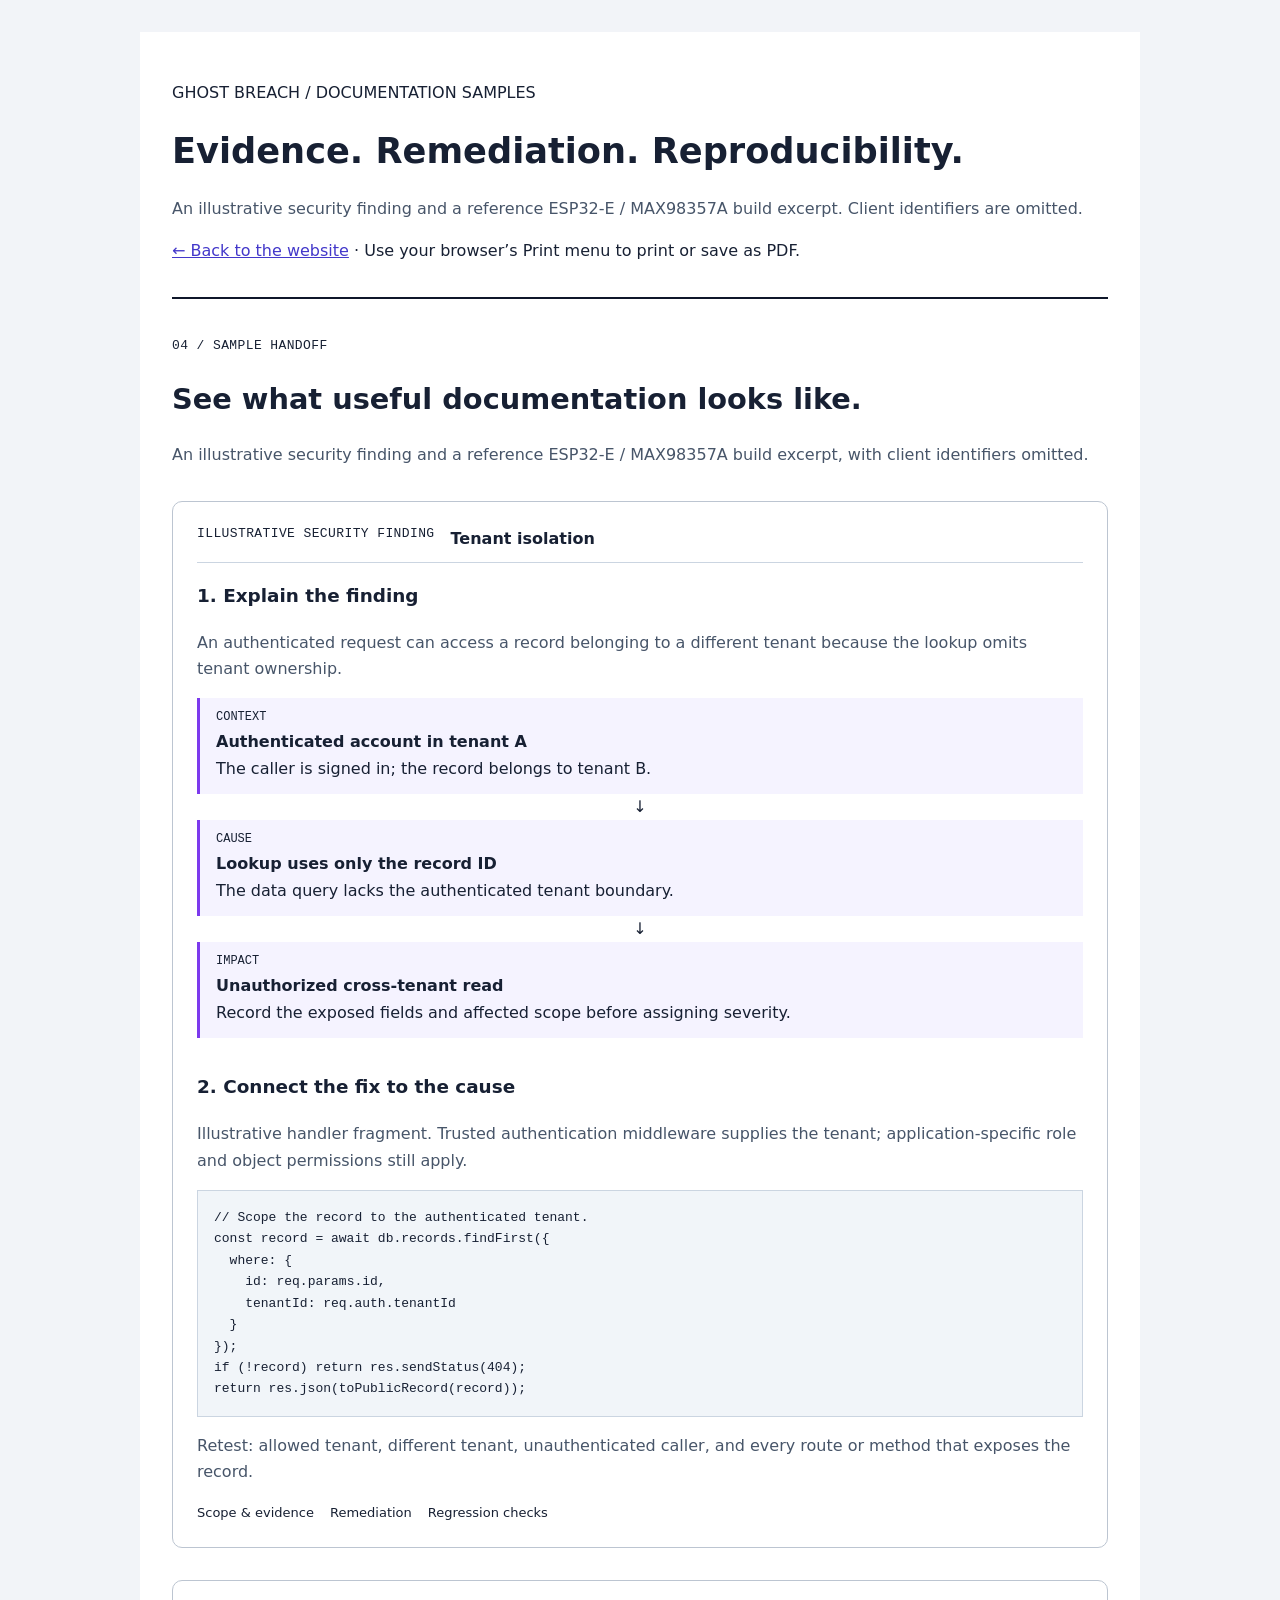
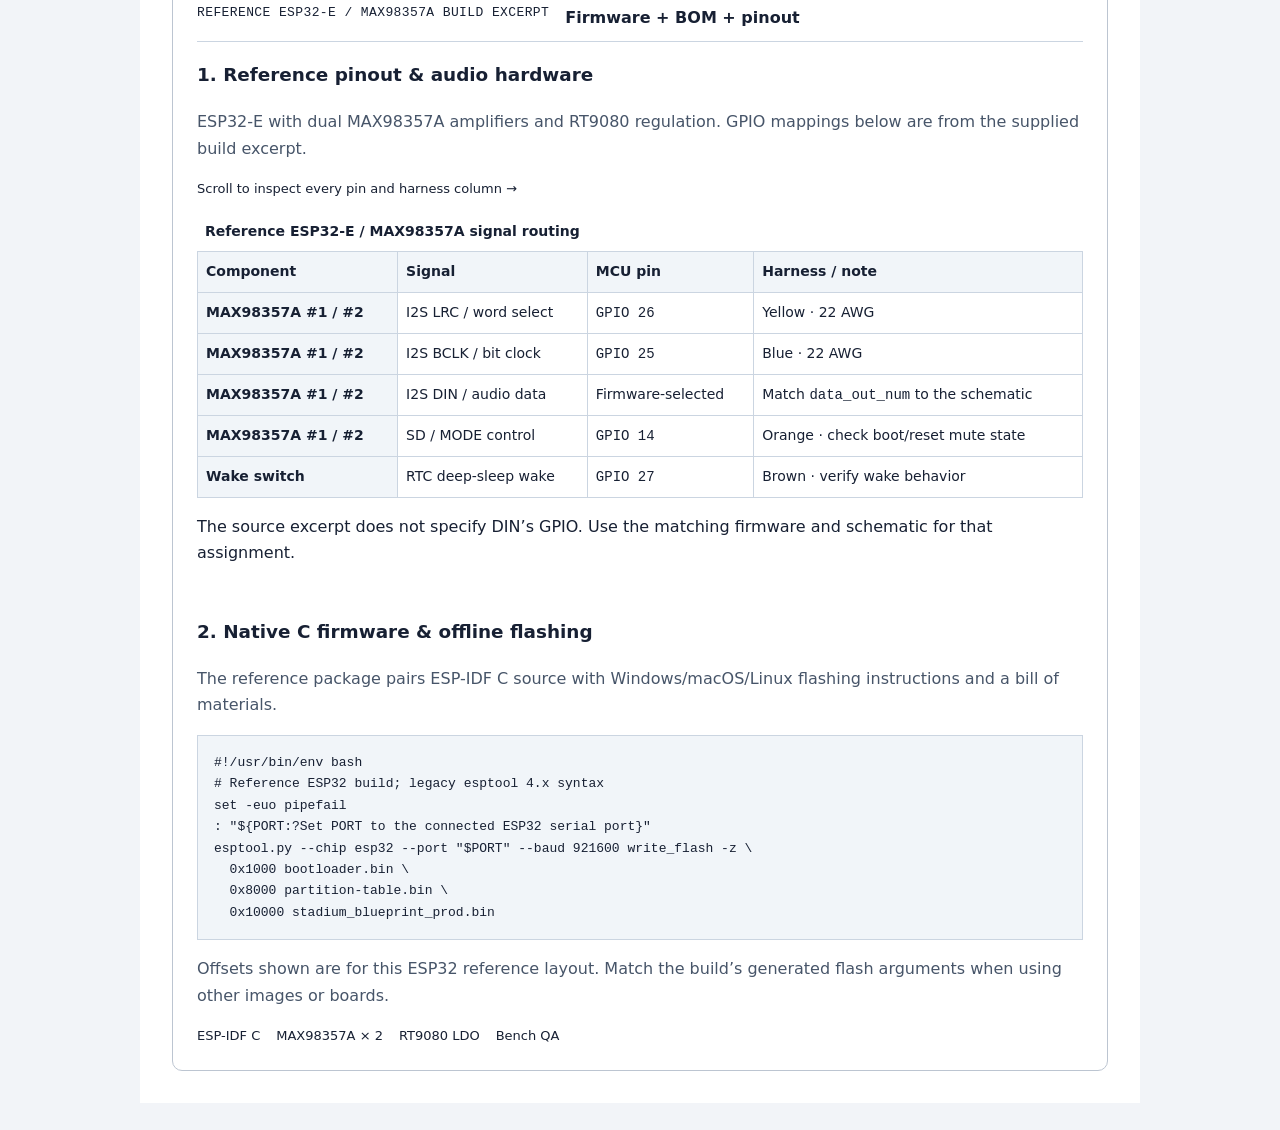
<file: samples.html>
<!DOCTYPE html>
<html lang="en"><head><meta charset="utf-8">
<meta name="viewport" content="width=device-width, initial-scale=1">
<meta name="robots" content="noindex">
<meta name="referrer" content="strict-origin-when-cross-origin">
<title>Reference Build &amp; Deliverable Samples | Ghost Breach</title>
<link rel="stylesheet" href="samples.css"></head><body><main>
<div class="masthead"><p>GHOST BREACH / DOCUMENTATION SAMPLES</p>
<h1>Evidence. Remediation. Reproducibility.</h1>
<p class="intro">An illustrative security finding and a reference ESP32-E / MAX98357A build excerpt. Client identifiers are omitted.</p>
<p class="nav"><a href="index.html#deliverables">← Back to the website</a> · Use your browser’s Print menu to print or save as PDF.</p></div>
<section id="deliverables" class="section section-alt"><div class="container">
 <div class="section-header">
<span class="section-tag">04 / SAMPLE HANDOFF</span><h2 class="section-title">See what useful documentation looks like.</h2>
<p class="section-subtitle">An illustrative security finding and a reference ESP32-E / MAX98357A build excerpt, with client identifiers omitted.</p>
 
</div>
 <div class="deliverable-preview" id="deliv-pentest"><div class="blueprint-window">
<div class="blueprint-topbar">
<span class="mono-label text-violet">ILLUSTRATIVE SECURITY FINDING</span><span class="status-chip chip-security">Tenant isolation</span>
</div>
<div class="blueprint-grid">
  <div class="blueprint-col">
<h3>1. Explain the finding</h3>
<p class="blueprint-note">An authenticated request can access a record belonging to a different tenant because the lookup omits tenant ownership.</p>
<div class="attack-chain-flow">
   <div class="chain-node">
<span class="node-step">CONTEXT</span><div>
<strong>Authenticated account in tenant A</strong><span>The caller is signed in; the record belongs to tenant B.</span>
</div>
</div>
<div class="chain-arrow" aria-hidden="true">↓</div>
   <div class="chain-node">
<span class="node-step">CAUSE</span><div>
<strong>Lookup uses only the record ID</strong><span>The data query lacks the authenticated tenant boundary.</span>
</div>
</div>
<div class="chain-arrow" aria-hidden="true">↓</div>
   <div class="chain-node node-critical">
<span class="node-step">IMPACT</span><div>
<strong>Unauthorized cross-tenant read</strong><span>Record the exposed fields and affected scope before assigning severity.</span>
</div>
</div>
  </div>
</div>
  <div class="blueprint-col">
<h3>2. Connect the fix to the cause</h3>
<p class="blueprint-note">Illustrative handler fragment. Trusted authentication middleware supplies the tenant; application-specific role and object permissions still apply.</p>
<pre class="code-preview" tabindex="0" role="region" aria-label="Illustrative tenant-scoped query; scroll horizontally to read"><code>// Scope the record to the authenticated tenant.
const record = await db.records.findFirst({
  where: {
    id: req.params.id,
    tenantId: req.auth.tenantId
  }
});
if (!record) return res.sendStatus(404);
return res.json(toPublicRecord(record));</code></pre>
<p class="blueprint-note">Retest: allowed tenant, different tenant, unauthenticated caller, and every route or method that exposes the record.</p>
<div class="blueprint-footer-badges">
<span class="tech-tag">Scope &amp; evidence</span><span class="tech-tag">Remediation</span><span class="tech-tag">Regression checks</span>
</div>
</div>
 </div>
</div></div>
 <div class="deliverable-preview" id="deliv-hardware"><div class="blueprint-window">
<div class="blueprint-topbar">
<span class="mono-label text-cyan">REFERENCE ESP32-E / MAX98357A BUILD EXCERPT</span><span class="status-chip chip-hardware">Firmware + BOM + pinout</span>
</div>
<div class="blueprint-grid">
  <div class="blueprint-col">
<h3>1. Reference pinout &amp; audio hardware</h3>
<p class="blueprint-note">ESP32-E with dual MAX98357A amplifiers and RT9080 regulation. GPIO mappings below are from the supplied build excerpt.</p>
<p class="scroll-hint">Scroll to inspect every pin and harness column →</p>
<div class="mini-table-wrap" tabindex="0" role="region" aria-label="Reference ESP32-E pinout; scroll horizontally for all columns"><table class="blueprint-table">
<caption>Reference ESP32-E / MAX98357A signal routing</caption>
<thead><tr>
<th scope="col">Component</th>
<th scope="col">Signal</th>
<th scope="col">MCU pin</th>
<th scope="col">Harness / note</th>
</tr></thead>
<tbody>
<tr>
<th scope="row">MAX98357A #1 / #2</th>
<td>I2S LRC / word select</td>
<td><code>GPIO 26</code></td>
<td>Yellow · 22 AWG</td>
</tr>
<tr>
<th scope="row">MAX98357A #1 / #2</th>
<td>I2S BCLK / bit clock</td>
<td><code>GPIO 25</code></td>
<td>Blue · 22 AWG</td>
</tr>
<tr>
<th scope="row">MAX98357A #1 / #2</th>
<td>I2S DIN / audio data</td>
<td>Firmware-selected</td>
<td>Match <code>data_out_num</code> to the schematic</td>
</tr>
<tr>
<th scope="row">MAX98357A #1 / #2</th>
<td>SD / MODE control</td>
<td><code>GPIO 14</code></td>
<td>Orange · check boot/reset mute state</td>
</tr>
<tr>
<th scope="row">Wake switch</th>
<td>RTC deep-sleep wake</td>
<td><code>GPIO 27</code></td>
<td>Brown · verify wake behavior</td>
</tr>
</tbody>
</table></div>
<p class="reference-note">The source excerpt does not specify DIN’s GPIO. Use the matching firmware and schematic for that assignment.</p>
</div>
  <div class="blueprint-col">
<h3>2. Native C firmware &amp; offline flashing</h3>
<p class="blueprint-note">The reference package pairs ESP-IDF C source with Windows/macOS/Linux flashing instructions and a bill of materials.</p>
<pre class="code-preview" tabindex="0" role="region" aria-label="Reference ESP32 flashing command; scroll horizontally to read"><code>#!/usr/bin/env bash
# Reference ESP32 build; legacy esptool 4.x syntax
set -euo pipefail
: "${PORT:?Set PORT to the connected ESP32 serial port}"
esptool.py --chip esp32 --port "$PORT" --baud 921600 write_flash -z \
  0x1000 bootloader.bin \
  0x8000 partition-table.bin \
  0x10000 stadium_blueprint_prod.bin</code></pre>
<p class="blueprint-note">Offsets shown are for this ESP32 reference layout. Match the build’s generated flash arguments when using other images or boards.</p>
<div class="blueprint-footer-badges">
<span class="tech-tag">ESP-IDF C</span><span class="tech-tag">MAX98357A × 2</span><span class="tech-tag">RT9080 LDO</span><span class="tech-tag">Bench QA</span>
</div>
</div>
 </div>
</div></div>
 
</div></section>
</main></body></html>
</file>
<file: style.css>
/* Ghost Breach — component styles, followed by two responsive breakpoints.
   No appended override layer. Keep static, responsive and interactive states together. */
:root {
  color-scheme: dark;
  --bg-base: #060811;
  --bg-alt: #090d1a;
  --bg-card: #0e1426;
  --bg-terminal: #05070e;
  --text-primary: #f8fafc;
  --text-secondary: #b2bfd2;
  --text-muted: #98a8bf;
  --border-subtle: #202c40;
  --border-strong: #35435a;
  --accent-cyan: #00f0ff;
  --accent-violet: #c084fc;
  --accent-emerald: #34d399;
  --cyan-soft: #082b38;
  --violet-soft: #261a3d;
  --emerald-soft: #0c302c;
  --font-sans: -apple-system, BlinkMacSystemFont, 'Segoe UI', Roboto, sans-serif;
  --font-mono: ui-monospace, SFMono-Regular, Menlo, Monaco, Consolas, monospace;
  --gutter: 24px;
  --radius: 14px;
  --transition: 180ms ease;
}
*, *::before, *::after { box-sizing: border-box; }
* { margin: 0; }
[hidden] { display: none !important; }
html { scroll-behavior: smooth; scroll-padding-top: 84px; }
body {
  color: var(--text-primary);
  background: radial-gradient(ellipse at 12% 0%, #a855f710, transparent 30%), radial-gradient(ellipse at 90% 8%, #00f0ff08, transparent 28%), var(--bg-base);
  font: 16px/1.65 var(--font-sans);
  overflow-wrap: break-word;
  -webkit-font-smoothing: antialiased;
}
a { color: inherit; text-decoration: none; transition: color var(--transition), background var(--transition); }
a:hover { text-decoration: underline; text-underline-offset: .25em; }
button, input, textarea, select { font: inherit; }
button { cursor: pointer; }
button:disabled { cursor: progress; opacity: .65; }
img, svg { max-width: 100%; }
ul, ol { list-style: none; padding: 0; }
fieldset { border: 0; padding: 0; min-width: 0; }
figure, dd { margin: 0; }
code { font: .875em var(--font-mono); color: var(--accent-cyan); background: #00f0ff0a; padding: .1em .3em; border-radius: 4px; }
section, #contact, #site-notices { scroll-margin-top: 6rem; }
main, section, article, .hero-content, .hero-visual, .blueprint-col, .contact-info, .contact-form-card, .form-group, .chain-node > div { min-width: 0; }
:focus-visible { outline: 2px solid var(--accent-cyan); outline-offset: 4px; box-shadow: 0 0 0 5px #00f0ff18; }
[tabindex='-1']:focus:not(:focus-visible) { outline: none; }
.container { width: calc(100% - var(--gutter) * 2); max-width: 1180px; margin-inline: auto; }
.sr-only { position: absolute; width: 1px; height: 1px; margin: -1px; overflow: hidden; clip-path: inset(50%); white-space: nowrap; }
.skip-link { position: fixed; z-index: 200; top: .75rem; left: 1rem; padding: .75rem 1rem; border-radius: 6px; background: var(--accent-cyan); color: var(--bg-base); transform: translateY(-180%); }
.skip-link:focus { transform: translateY(0); }
.bg-grid { position: fixed; inset: 0; z-index: -1; pointer-events: none; background-image: linear-gradient(#94a3b807 1px, transparent 1px), linear-gradient(90deg, #94a3b807 1px, transparent 1px); background-size: 48px 48px; }
.text-cyan { color: var(--accent-cyan); }
.text-violet { color: var(--accent-violet); }
.text-emerald { color: var(--accent-emerald); }

/* Header and navigation */
.site-header { position: sticky; top: 0; z-index: 100; background: #060811ed; backdrop-filter: blur(14px); border-bottom: 1px solid var(--border-subtle); }
.nav-container { min-height: 72px; display: flex; align-items: center; justify-content: space-between; gap: 1rem; }
.brand { display: inline-flex; align-items: center; flex-shrink: 0; font: 700 1rem var(--font-mono); letter-spacing: -.03em; }
.brand-tilde { color: var(--accent-cyan); }
.brand-cursor { width: 8px; height: 1.1em; margin-left: 5px; background: var(--accent-cyan); animation: blink 1.1s steps(2,start) 3; }
@keyframes blink { to { visibility: hidden; } }
.nav-links { display: flex; gap: .2rem; align-items: center; }
.nav-link { display: inline-flex; align-items: center; min-height: 44px; padding: .4rem .55rem; border-radius: 7px; color: var(--text-secondary); font: .8125rem var(--font-mono); }
.nav-link:hover { background: #ffffff08; color: var(--text-primary); }
.nav-cta { background: var(--text-primary); color: var(--bg-base); font-weight: 700; }
.nav-cta:hover { color: var(--bg-base); background: var(--accent-cyan); }
.menu-toggle { display: none; width: 44px; height: 44px; padding: 9px; flex-direction: column; justify-content: center; gap: 5px; background: transparent; border: 1px solid var(--border-strong); border-radius: 8px; }
.bar { height: 2px; width: 100%; background: var(--text-primary); }

/* Hero and terminal */
.hero { padding: 4rem 0 2rem; }
.hero-grid { display: grid; grid-template-columns: minmax(0,1.2fr) minmax(0,1fr); align-items: center; gap: 2.5rem; }
.status-pill { display: inline-flex; align-items: center; gap: .55rem; border: 1px solid #34d39955; border-radius: 7px; padding: .4rem .7rem; margin-bottom: 1rem; color: var(--accent-emerald); background: var(--emerald-soft); font: .75rem/1.5 var(--font-mono); }
.status-dot { width: 7px; height: 7px; flex: 0 0 7px; border-radius: 50%; background: var(--accent-emerald); box-shadow: 0 0 8px #34d39980; }
.hero-kicker { font: .8125rem/1.65 var(--font-mono); color: var(--text-muted); letter-spacing: .04em; }
.hero-title { font-size: clamp(2.2rem, 3.75vw, 3.4rem); letter-spacing: -.045em; line-height: 1.1; margin: 1rem 0 1.4rem; }
.hero-lead { color: var(--text-secondary); font-size: 1.06rem; max-width: 50ch; margin-bottom: 1.7rem; }
.hero-actions { display: flex; flex-wrap: wrap; gap: .75rem 1.2rem; align-items: center; }
.hero-footnote { font-size: .875rem; color: var(--text-muted); margin-top: 1rem; }
.text-link { min-height: 44px; display: inline-flex; align-items: center; gap: .4rem; font-size: .9rem; }
.terminal-window { border: 1px solid #00f0ff44; border-radius: var(--radius); overflow: hidden; background: var(--bg-terminal); box-shadow: 0 18px 40px -20px #000; }
.terminal-header { display: flex; align-items: center; justify-content: space-between; gap: .75rem; padding: .85rem 1rem; background: var(--bg-card); border-bottom: 1px solid var(--border-subtle); }
.terminal-dots { display: flex; gap: 6px; flex-shrink: 0; }
.dot { width: 9px; height: 9px; border-radius: 50%; }
.dot-red { background: #ef4444; }
.dot-amber { background: #f59e0b; }
.dot-green { background: #34d399; }
.terminal-title, .terminal-badge { font: .75rem var(--font-mono); color: var(--text-muted); }
.terminal-badge { border: 1px solid var(--border-subtle); padding: .2rem .35rem; border-radius: 4px; }
.terminal-body { padding: 1.35rem; display: grid; gap: 1rem; font: .875rem/1.65 var(--font-mono); }
.cli-cmd { font-weight: 600; }
.prompt { color: var(--accent-cyan); margin-right: .4rem; }
.cli-out { color: var(--text-secondary); margin: .25rem 0 0 1rem; }
.cli-status-row { display: flex; flex-wrap: wrap; gap: .4rem; margin-top: .5rem; }
.status-chip { padding: .2rem .5rem; border: 1px solid var(--border-strong); border-radius: 5px; font: .8125rem/1.5 var(--font-mono); }
.chip-security, .badge-violet, .pill-security { color: #d8b4fe; background: var(--violet-soft); }
.chip-cloud, .badge-emerald, .pill-defense { color: #6ee7b7; background: var(--emerald-soft); }
.chip-hardware, .badge-cyan, .pill-hardware, .pill-rf { color: var(--accent-cyan); background: var(--cyan-soft); }
.domain-mini-grid { display: grid; grid-template-columns: repeat(2,minmax(0,1fr)); padding: 1rem; gap: .6rem; border-top: 1px solid var(--border-subtle); }
.domain-mini-item { padding: .6rem; border: 1px solid var(--border-subtle); border-left: 2px solid var(--accent-cyan); border-radius: 6px; }
.accent-violet { border-left-color: var(--accent-violet); }
.accent-emerald { border-left-color: var(--accent-emerald); }
.domain-mini-label { display: block; margin-bottom: .25rem; color: var(--text-muted); font: .75rem var(--font-mono); }
.domain-mini-item strong { display: block; font-size: .875rem; line-height: 1.45; }
.credentials-strip { display: flex; align-items: center; justify-content: space-between; gap: 1rem; flex-wrap: wrap; margin-top: 2rem; padding: 1.2rem; border: 1px solid var(--border-subtle); border-radius: 12px; background: var(--bg-card); }
.cred-title { font: .8125rem/1.5 var(--font-mono); color: var(--text-muted); letter-spacing: .04em; }
.cred-badges { display: flex; flex-wrap: wrap; gap: .5rem; }
.cred-badge { padding: .4rem .6rem; border-radius: 5px; font: .8125rem/1.5 var(--font-mono); }

/* Shared sections, actions, and cards */
.section { padding: 4rem 0; }
.section-alt { background: #090d1aaa; border-block: 1px solid #202c4066; }
.section-header { margin-bottom: 2rem; }
.section-tag { display: block; margin-bottom: .7rem; font: .8125rem var(--font-mono); letter-spacing: .1em; color: var(--accent-cyan); }
.section-title { font-size: clamp(1.8rem,3vw,2.4rem); letter-spacing: -.035em; line-height: 1.2; margin-bottom: .9rem; }
.section-subtitle { color: var(--text-secondary); max-width: 72ch; }
.pricing-note { font-size: .875rem; color: var(--text-muted); margin-top: .8rem; max-width: 83ch; }
.btn { display: inline-flex; min-height: 46px; justify-content: center; align-items: center; gap: .5rem; padding: .8rem 1rem; border: 1px solid transparent; border-radius: 8px; font: 600 .875rem/1.4 var(--font-mono); transition: background var(--transition), border-color var(--transition); }
.btn:hover { text-decoration: none; }
.btn-primary { background: var(--text-primary); color: var(--bg-base); }
.btn-primary:hover { background: var(--accent-cyan); }
.btn-secondary { color: var(--text-primary); background: #ffffff05; border-color: var(--border-strong); }
.btn-secondary:hover { background: #ffffff0b; border-color: var(--accent-cyan); }
.btn-flex { flex: 1; }
.services-grid, .work-grid-2x2, .telemetry-grid, .blueprint-grid, .stack-pillars { display: grid; grid-template-columns: repeat(2,minmax(0,1fr)); gap: 1.5rem; }
.service-card, .work-card, .info-card, .stack-column, .process-step { min-width: 0; padding: 1.6rem; border: 1px solid var(--border-subtle); border-radius: var(--radius); background: var(--bg-card); }
.service-card, .work-card, .info-card { display: flex; flex-direction: column; }
.card-security { border-top: 2px solid var(--accent-violet); }
.card-defense { border-top: 2px solid var(--accent-emerald); }
.card-hardware, .card-rf { border-top: 2px solid var(--accent-cyan); }
.service-top, .work-card-top { display: flex; align-items: center; justify-content: space-between; flex-wrap: wrap; gap: .6rem; margin-bottom: 1rem; }
.domain-pill { padding: .25rem .5rem; border-radius: 5px; font: .8125rem/1.5 var(--font-mono); }
.sla-pill, .status-tag { color: var(--text-muted); font: .8125rem/1.5 var(--font-mono); }
.service-card h3, .work-title { font-size: 1.25rem; line-height: 1.35; margin-bottom: .75rem; }
.service-desc, .work-summary { color: var(--text-secondary); font-size: .96rem; margin-bottom: 1rem; }
.deliverable-list { display: grid; gap: .65rem; color: var(--text-secondary); font-size: .9rem; margin-bottom: 1.25rem; }
.deliverable-list li { position: relative; padding-left: 1rem; }
.deliverable-list li::before { position: absolute; left: 0; content: '›'; color: var(--accent-cyan); }
.service-action { display: flex; justify-content: space-between; align-items: center; gap: .5rem; min-height: 44px; border-top: 1px solid var(--border-subtle); padding-top: .75rem; margin-top: auto; color: var(--accent-cyan); font: 600 .875rem/1.5 var(--font-mono); }
.mono-label { display: block; color: var(--text-muted); font: .8125rem/1.5 var(--font-mono); margin-bottom: .3rem; letter-spacing: .03em; }
.mono-label.text-cyan { color: var(--accent-cyan); }
.mono-label.text-violet { color: var(--accent-violet); }

/* Visual project telemetry */
.info-card-header { display: flex; flex-wrap: wrap; align-items: flex-start; justify-content: space-between; gap: .75rem; margin-bottom: .75rem; }
.info-card h3 { font-size: 1.25rem; line-height: 1.3; }
.info-card-desc { color: var(--text-secondary); font-size: .9rem; margin-bottom: 1rem; }
.metric-highlight { font: 700 1.6rem/1.3 var(--font-mono); white-space: nowrap; }
.chart-scroll { min-width: 0; max-width: 100%; overflow-x: auto; overscroll-behavior-x: contain; }
.power-chart { display: block; width: 100%; min-width: 420px; height: auto; }
.chart-grid { stroke: var(--border-strong); stroke-width: 1; }
.chart-tick { fill: var(--text-muted); font: 17px var(--font-mono); }
.chart-label { fill: var(--text-secondary); font: 17px var(--font-sans); }
.chart-baseline { fill: #5c6c83; }
.chart-range { stroke: var(--accent-cyan); stroke-width: 12; stroke-linecap: round; }
.chart-endpoint { fill: var(--text-primary); }
figcaption, .benchmark-note { font-size: .8125rem; color: var(--text-muted); }
figcaption { margin-top: .5rem; }
.benchmark-note { margin: 1rem 0 .75rem; }
.info-card > .work-link-primary { margin-top: auto; }
.bar-comparison { padding-block: 1.5rem .25rem; }
.bar-row + .bar-row { margin-top: 1.7rem; }
.bar-meta { display: flex; justify-content: space-between; gap: .75rem; font-size: .875rem; margin-bottom: .5rem; }
.bar-track { height: 16px; background: #ffffff09; border: 1px solid var(--border-subtle); border-radius: 4px; }
.bar-fill { height: 100%; border-radius: 3px; }
.fill-baseline { width: 100%; background: #5c6c83; }
.fill-spectre { width: 40%; background: var(--accent-violet); }
.bar-axis { display: flex; justify-content: space-between; padding-top: .5rem; font: .8125rem var(--font-mono); color: var(--text-muted); }
.kpi-trio { display: grid; grid-template-columns: repeat(3,minmax(0,1fr)); gap: 1rem; margin-top: 1.25rem; }
.kpi-box { padding: 1.15rem; border: 1px solid var(--border-subtle); border-radius: 10px; background: var(--bg-terminal); text-align: center; }
.kpi-value { display: block; font: 700 1.7rem/1.4 var(--font-mono); }
.kpi-label { display: block; font-size: .875rem; color: var(--text-secondary); }

/* Project evidence and technical drawers */
.work-metrics-strip { display: grid; grid-template-columns: repeat(3,minmax(0,1fr)); gap: .6rem; padding: .85rem .65rem; margin-bottom: 1rem; background: var(--bg-terminal); border: 1px solid var(--border-subtle); border-radius: 8px; text-align: center; }
.work-metric { min-width: 0; }
.wm-val { display: block; font: 700 1rem/1.45 var(--font-mono); }
.wm-lbl { display: block; margin-top: .3rem; color: var(--text-muted); font-size: .8125rem; line-height: 1.45; }
.tag-row, .blueprint-footer-badges { display: flex; flex-wrap: wrap; gap: .45rem; }
.tag-row { margin-bottom: .85rem; }
.tech-tag { color: var(--text-secondary); border: 1px solid var(--border-subtle); border-radius: 4px; padding: .2rem .45rem; font: .8125rem/1.6 var(--font-mono); }
.work-details { border-top: 1px solid var(--border-subtle); padding-top: .3rem; margin-bottom: .5rem; }
.work-details summary { display: flex; align-items: center; justify-content: space-between; gap: 1rem; min-height: 44px; cursor: pointer; list-style: none; font: .875rem/1.5 var(--font-mono); }
.work-details summary::-webkit-details-marker { display: none; }
.work-details summary::after { content: '+'; color: var(--accent-cyan); }
.work-details[open] summary::after { content: '−'; }
.details-list { display: grid; gap: .75rem; margin: .5rem 0 1rem; color: var(--text-secondary); font-size: .9rem; }
.details-list strong { color: var(--text-primary); }
.work-links { display: flex; flex-wrap: wrap; justify-content: space-between; gap: .5rem; border-top: 1px solid var(--border-subtle); padding-top: .5rem; margin-top: auto; }
.work-link-primary, .work-link-secondary { display: inline-flex; align-items: center; min-height: 44px; font: .875rem/1.5 var(--font-mono); }
.work-link-primary { color: var(--accent-cyan); }
.work-link-secondary { color: var(--text-secondary); }

/* Accessible samples and contained horizontal scrolling */
.deliverable-tabs, .stack-tabs { display: inline-flex; flex-wrap: wrap; max-width: 100%; gap: .4rem; padding: .35rem; border: 1px solid var(--border-subtle); border-radius: 8px; background: var(--bg-terminal); }
.deliverable-tabs { margin-top: 1.25rem; }
.deliv-tab, .stack-tab { min-height: 44px; padding: .6rem .85rem; background: transparent; border: 0; border-radius: 5px; color: var(--text-secondary); text-align: left; font: .875rem/1.4 var(--font-mono); }
.deliv-tab.active, .stack-tab.active { background: var(--text-primary); color: var(--bg-base); font-weight: 600; }
.blueprint-window { border: 1px solid var(--border-strong); border-radius: var(--radius); background: var(--bg-card); }
.blueprint-topbar { display: flex; align-items: center; justify-content: space-between; flex-wrap: wrap; gap: .75rem; border-bottom: 1px solid var(--border-subtle); border-radius: var(--radius) var(--radius) 0 0; padding: 1rem 1.5rem; background: var(--bg-terminal); }
.blueprint-grid { padding: 1.5rem; }
.blueprint-col h3 { font-size: 1.1rem; line-height: 1.4; margin-bottom: .6rem; }
.blueprint-note { color: var(--text-secondary); font-size: .9rem; margin-bottom: 1rem; }
.attack-chain-flow { display: grid; gap: .35rem; }
.chain-node { display: flex; align-items: flex-start; gap: .75rem; padding: .8rem; border: 1px solid var(--border-subtle); border-left: 3px solid var(--accent-violet); border-radius: 8px; background: var(--bg-terminal); }
.node-critical { border-left-color: var(--accent-emerald); }
.node-step { flex: 0 0 62px; font: .75rem/1.7 var(--font-mono); color: var(--text-muted); }
.chain-node strong { display: block; font-size: .9rem; }
.chain-node div > span { display: block; color: var(--text-secondary); font-size: .85rem; }
.chain-arrow { text-align: center; color: var(--text-muted); }
.code-preview, .mini-table-wrap { max-width: 100%; min-width: 0; overflow-x: auto; overscroll-behavior-x: contain; scrollbar-color: #5c6c83 var(--bg-terminal); }
.code-preview { padding: 1rem; margin-bottom: 1rem; border: 1px solid var(--border-subtle); border-radius: 8px; background: var(--bg-terminal); white-space: pre; tab-size: 2; }
.code-preview code { color: #e2e8f0; background: transparent; padding: 0; font-size: .8125rem; line-height: 1.7; }
.scroll-hint, .reference-note { color: var(--text-muted); font-size: .8125rem; margin-block: .75rem; }
.blueprint-table { width: 100%; min-width: 620px; border-collapse: collapse; font-size: .875rem; background: var(--bg-terminal); }
.blueprint-table caption { text-align: left; padding: .75rem; color: var(--text-secondary); }
.blueprint-table th, .blueprint-table td { padding: .65rem .75rem; text-align: left; border: 1px solid var(--border-subtle); }
.blueprint-table th { color: var(--text-secondary); font: .8125rem/1.6 var(--font-mono); background: #ffffff04; }
.sample-download { display: flex; flex-wrap: wrap; align-items: center; gap: 1rem; margin-top: 1.5rem; }
.sample-download > span { color: var(--text-muted); font-size: .875rem; }
.deliverable-preview + .deliverable-preview { margin-top: 1.5rem; }
.deliverable-preview[hidden] + .deliverable-preview { margin-top: 0; }

/* Toolkit, process, and intake */
.mobile-collapsible { border: 1px solid var(--border-subtle); border-radius: var(--radius); padding: .6rem 1rem; }
.mobile-collapsible > summary { padding: .6rem 0; min-height: 44px; cursor: pointer; }
.mobile-collapsible[open] > summary { margin-bottom: 1rem; }
.stack-tabs { margin-bottom: 1.25rem; }
.stack-pillars.is-filtered { grid-template-columns: minmax(0,1fr); }
.stack-col-header { display: flex; align-items: center; justify-content: space-between; gap: .75rem; padding-bottom: 1rem; margin-bottom: 1rem; border-bottom: 1px solid var(--border-subtle); }
.stack-col-header h3 { font-size: 1.2rem; line-height: 1.4; }
.pillar-icon { font-size: 1.5rem; }
.stack-items { display: grid; gap: 1rem; }
.stack-item { border: 1px solid var(--border-subtle); border-radius: 8px; padding: 1rem; background: var(--bg-terminal); }
.stack-item-head { display: flex; align-items: flex-start; justify-content: space-between; flex-wrap: wrap; gap: .5rem; margin-bottom: .4rem; }
.stack-item-head strong { font-size: .95rem; }
.stack-badge { font: .8125rem/1.4 var(--font-mono); padding: .2rem .4rem; border-radius: 4px; }
.stack-item p { color: var(--text-secondary); font-size: .875rem; }
.process-steps { display: grid; grid-template-columns: repeat(4,minmax(0,1fr)); gap: 1rem; margin-bottom: 3rem; }
.process-step { padding: 1.3rem; }
.step-num { color: var(--accent-cyan); font: 700 .875rem var(--font-mono); }
.process-step h3 { font-size: 1.1rem; line-height: 1.4; margin: .6rem 0 .5rem; }
.process-step p { font-size: .875rem; color: var(--text-secondary); }
.contact-wrapper { display: grid; grid-template-columns: minmax(0,.9fr) minmax(0,1.1fr); gap: 2rem; padding: 2rem; border: 1px solid var(--border-strong); border-radius: var(--radius); background: var(--bg-card); }
.contact-info h2 { font-size: 1.9rem; letter-spacing: -.025em; line-height: 1.2; margin-bottom: 1rem; }
.contact-info > p { color: var(--text-secondary); margin-bottom: 1rem; }
.trust-guarantees { display: grid; gap: 1rem; margin: 1.5rem 0; }
.guarantee-item { display: flex; align-items: flex-start; gap: .6rem; }
.guarantee-item strong { font-size: .95rem; }
.guarantee-item p { color: var(--text-secondary); font-size: .875rem; }
.g-check { font-weight: 700; }
.direct-channels { display: flex; flex-wrap: wrap; gap: .6rem; }
.channel-chip { display: inline-flex; align-items: center; min-height: 44px; max-width: 100%; padding: .6rem .8rem; color: var(--text-primary); background: var(--bg-terminal); border: 1px solid var(--border-subtle); border-radius: 8px; font: .8125rem/1.5 var(--font-mono); overflow-wrap: anywhere; }
.channel-chip:hover { border-color: var(--accent-cyan); }
.contact-note, .inline-status, .form-intro { color: var(--text-muted); font-size: .875rem; margin-block: 1rem; }
.production-chat { margin-top: 1rem; padding-top: 1rem; border-top: 1px solid var(--border-subtle); }
.contact-form-card { background: var(--bg-terminal); border: 1px solid var(--border-subtle); border-radius: var(--radius); padding: 1.5rem; }
.form-card-header { display: flex; flex-wrap: wrap; justify-content: space-between; gap: .75rem; border-bottom: 1px solid var(--border-subtle); padding-bottom: 1rem; }
.response-sla { font: .8125rem/1.5 var(--font-mono); color: var(--accent-emerald); }
.intake-form { display: flex; flex-direction: column; gap: 1rem; }
.form-row { display: grid; grid-template-columns: repeat(2,minmax(0,1fr)); gap: 1rem; }
.form-group { display: flex; flex-direction: column; gap: .4rem; }
.form-group label { font: .875rem/1.5 var(--font-mono); color: var(--text-secondary); }
.req { color: var(--accent-cyan); }
.form-group input, .form-group select, .form-group textarea, #briefText { min-width: 0; width: 100%; min-height: 48px; padding: .8rem; background: var(--bg-card); color: var(--text-primary); border: 1px solid var(--border-strong); border-radius: 8px; font-size: 1rem; }
.form-group textarea, #briefText { resize: vertical; }
.form-actions-row { display: flex; flex-wrap: wrap; gap: .75rem; }
.field-error { color: #fca5a5; font-size: .875rem; }
[aria-invalid='true'] { border-color: #fca5a5 !important; }
.char-count { color: var(--text-muted); font-size: .8125rem; text-align: right; }
.form-feedback { padding: .8rem 1rem; margin-top: 1rem; border: 1px solid #34d39966; border-radius: 8px; color: #6ee7b7; background: var(--emerald-soft); font-size: .875rem; }
.form-feedback.is-error { color: #fecaca; background: #381822; border-color: #f8717180; }
.brief-preview { margin-top: 1.5rem; padding-top: 1rem; border-top: 1px solid var(--border-strong); }
.brief-preview h3 { margin-bottom: .5rem; }
#briefText { margin-bottom: 1rem; font: .875rem/1.65 var(--font-mono); }

/* Footer */
.site-footer { padding: 2.5rem 0; background: #04060c; border-top: 1px solid var(--border-subtle); }
.footer-inner { display: flex; flex-wrap: wrap; align-items: center; justify-content: space-between; gap: 1.5rem; }
.footer-brand { font: 700 1rem var(--font-mono); }
.footer-brand p { color: var(--text-muted); font: .875rem/1.6 var(--font-sans); margin-top: .4rem; }
.footer-links { display: flex; flex-wrap: wrap; gap: .4rem 1.25rem; }
.footer-links a { display: inline-flex; align-items: center; min-height: 44px; font: .875rem var(--font-mono); color: var(--text-secondary); }
.footer-copy { color: var(--text-muted); font: .8125rem/1.5 var(--font-mono); }
.site-notices { flex-basis: 100%; border-top: 1px solid var(--border-subtle); padding-top: .6rem; }
.site-notices summary { min-height: 44px; padding-block: .6rem; color: var(--text-secondary); font-size: .875rem; cursor: pointer; }
.site-notices p { color: var(--text-secondary); font-size: .875rem; max-width: 90ch; padding-bottom: 1rem; }
.site-notices a, .form-feedback a { text-decoration: underline; }

/* Tablet: matching the navigation's 901px JavaScript media query. */
@media (max-width: 900px) {
  .hero-grid, .telemetry-grid, .blueprint-grid, .stack-pillars, .contact-wrapper { grid-template-columns: minmax(0,1fr); }
  .hero-grid { gap: 2rem; }
  .hero-title { font-size: clamp(2.4rem,6vw,3.6rem); }
  .menu-toggle:not([hidden]) { display: flex; }
  .nav-links { flex-wrap: wrap; }
  .nav-container:has(.nav-links:not(.enhanced)) { flex-wrap: wrap; padding-block: 1rem; }
  .site-header:has(.nav-links:not(.enhanced)) { position: static; }
  .nav-links.enhanced { display: none; position: absolute; top: 72px; left: 0; right: 0; padding: 1rem var(--gutter); background: var(--bg-alt); border-bottom: 1px solid var(--border-strong); flex-direction: column; align-items: stretch; max-height: calc(100svh - 72px); overflow-y: auto; }
  .nav-links.enhanced.open { display: flex; }
  .nav-cta { justify-content: center; }
  .process-steps { grid-template-columns: repeat(2,minmax(0,1fr)); }
}
/* Phone */
@media (max-width: 600px) {
  :root { --gutter: 16px; }
  .hero { padding-top: 2.25rem; }
  .hero-title { font-size: clamp(2rem,8.5vw,3rem); }
  .hero-kicker { font-size: .75rem; letter-spacing: .02em; }
  .hero-lead { font-size: 1rem; }
  .hero-actions { align-items: flex-start; flex-direction: column; gap: .35rem; }
  .hero-footnote { font-size: .8125rem; }
  .terminal-badge { display: none; }
  .credentials-strip { padding: 1rem; }
  .cred-badges { flex-direction: column; width: 100%; }
  .section { padding: 2.75rem 0; }
  .services-grid, .work-grid-2x2, .form-row, .process-steps, .kpi-trio { grid-template-columns: minmax(0,1fr); }
  .services-grid, .work-grid-2x2, .telemetry-grid { gap: 1rem; }
  .service-card, .work-card, .info-card, .stack-column { padding: 1.2rem; }
  .kpi-box { display: flex; flex-wrap: wrap; align-items: center; justify-content: space-between; gap: .75rem; padding: .85rem 1rem; text-align: left; }
  .kpi-value { font-size: 1.35rem; }
  .blueprint-grid { padding: 1rem; }
  .blueprint-topbar { padding: 1rem; }
  .chain-node { flex-direction: column; gap: .3rem; }
  .node-step { flex-basis: auto; }
  .deliv-tab { flex: 1 1 150px; }
  .stack-tabs { display: flex; }
  .stack-tab { width: 100%; }
  .contact-wrapper { padding: 1rem; gap: 1.25rem; }
  .contact-form-card { padding: 1rem; }
  .contact-info h2 { font-size: 1.8rem; }
  .sample-download { align-items: flex-start; flex-direction: column; }
}
@media (prefers-reduced-motion: reduce) {
  *, *::before, *::after { animation: none !important; transition: none !important; scroll-behavior: auto !important; }
}
@media print {
  body { background: white; color: #172033; font-size: 10pt; }
  .site-header, .bg-grid, .hero-actions, .sample-download, .site-footer, #contact { display: none !important; }
  .section { padding: 1rem 0; }
  .container { width: 100%; }
  body.print-samples main > section:not(#deliverables) { display: none !important; }
  body.print-samples #deliverables, body.print-samples #deliverables [hidden] { display: block !important; }
  body.print-samples .deliverable-tabs, body.print-samples .sample-download { display: none !important; }
  body.print-samples #deliverables * { color: #172033 !important; background: transparent !important; box-shadow: none !important; }
  body.print-samples .blueprint-grid { grid-template-columns: minmax(0,1fr); }
  body.print-samples .blueprint-col { break-inside: avoid; }
  body.print-samples #deliv-hardware { break-before: page; }
  body.print-samples .code-preview { white-space: pre-wrap; overflow-wrap: anywhere; }
  body.print-samples .blueprint-table { min-width: 0; font-size: 9pt; }
}
</file>
<file: samples.css>
*{box-sizing:border-box}body{margin:0;color:#172033;background:#f2f4f8;font:16px/1.65 system-ui,sans-serif}main{max-width:1000px;margin:2rem auto;padding:2rem;background:white}h1{font-size:2.2rem;line-height:1.2}h2{font-size:1.8rem;line-height:1.3}h3{font-size:1.15rem}.intro,.section-subtitle,.blueprint-note{color:#475569}.section-tag,.mono-label{font:13px ui-monospace,monospace;letter-spacing:.03em}.blueprint-window{border:1px solid #bcc5d1;border-radius:10px;margin-top:2rem;padding:1.5rem}.blueprint-topbar{display:flex;gap:1rem;flex-wrap:wrap;font-weight:700;border-bottom:1px solid #cbd5e1;padding-bottom:.6rem}.blueprint-grid{display:grid;grid-template-columns:minmax(0,1fr);gap:1rem}.chain-node{border-left:3px solid #7c3aed;padding:.75rem 1rem;background:#f5f3ff}.chain-node strong,.chain-node span{display:block}.chain-arrow{text-align:center}.node-step{font:12px ui-monospace,monospace;margin-bottom:.3rem}.code-preview{padding:1rem;background:#f1f5f9;border:1px solid #cbd5e1;overflow:auto;font-size:13px;white-space:pre-wrap;overflow-wrap:anywhere}.mini-table-wrap{overflow:auto}table{border-collapse:collapse;width:100%;font-size:14px}caption{text-align:left;font-weight:600;padding:.5rem}th,td{border:1px solid #cbd5e1;text-align:left;padding:.5rem}th{background:#f1f5f9}.blueprint-footer-badges{display:flex;gap:1rem;font-size:13px}.scroll-hint{font-size:13px}a{color:#4338ca}.masthead{border-bottom:2px solid #0f172a;padding-bottom:1rem;margin-bottom:2rem}.page-note{font-size:13px;color:#475569}@media(max-width:600px){main{margin:0;padding:1rem}.blueprint-window{padding:.8rem}table{min-width:520px}}@media print{@page{size:A4;margin:15mm}body{background:white;font-size:10pt}main{margin:0;padding:0;max-width:none}.nav,.scroll-hint{display:none}.blueprint-window{border:0;padding:0}.blueprint-col{break-inside:avoid}#deliv-hardware{break-before:page}table{font-size:9pt;min-width:0}.section-header{margin-bottom:1rem}.code-preview{font-size:9pt}h3{break-after:avoid}}
</file>
